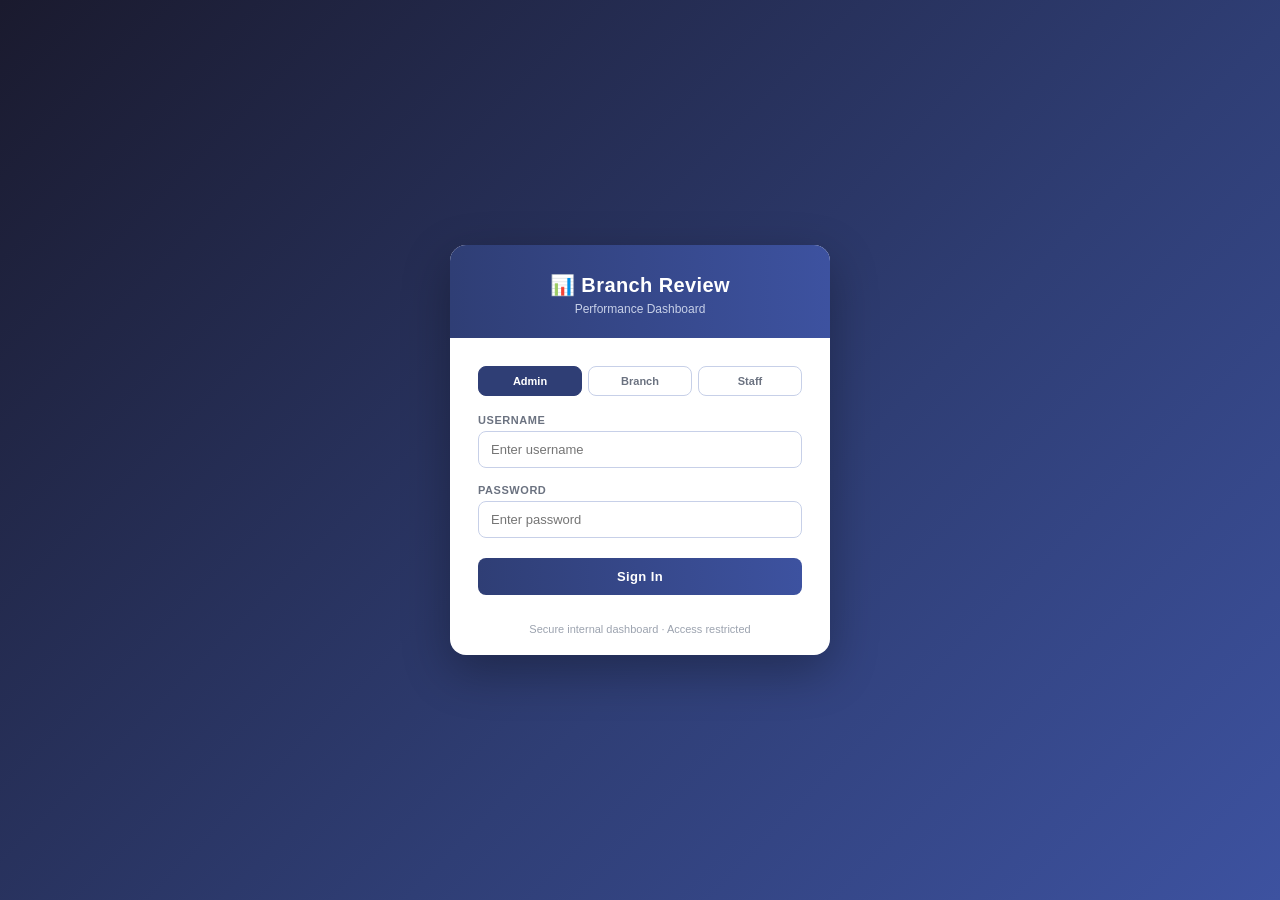
<file: index.html>
<!DOCTYPE html>
<html lang="en">
<head>
  <title>Branch Review Dashboard</title>
  <meta name="viewport" content="width=device-width, initial-scale=1">
  <link href="https://fonts.googleapis.com/css2?family=Inter:ital,opsz,wght@0,14..32,300;0,14..32,400;0,14..32,500;0,14..32,600;0,14..32,700;1,14..32,400&display=swap" rel="stylesheet">
  <link rel="stylesheet" href="style.css">
</head>
<body>

<!-- ━━━ TOPBAR ━━━ -->
<div class="topbar">
  <h1>Branch Review Dashboard</h1>
  <button class="tb-hamburger" id="tbHamburger" onclick="toggleTopbarMenu()" aria-label="Menu">☰</button>
  <div class="topbar-controls" id="topbarControls">
    <a class='nav-link' href='/staff_dashboard'>Staff Productivity</a>
    <span id="adminReportLink" style="display:none">
      <a class='nav-link admin-link' href='/admin_report'>📋 Admin Report</a>
      <a href="#" onclick="openSNLReview();return false;" class="nav-link admin-link">🏢 SNL Review</a>
    </span>
    <select id="branchSel" onchange="onBranch();closeTopbarMenu()" style="display:none"></select>
    <select id="modeSel" onchange="onMode();closeTopbarMenu()">
      <option value="all">All staff</option>
      <option value="single">Individual</option>
    </select>
    <select id="staffSel" style="display:none" onchange="render();closeTopbarMenu()"></select>
    <span id="userInfo"></span>
    <button class="tb-btn" onclick="openProfilePicker();closeTopbarMenu()">👤 Employee Profile</button>
    <button class="tb-btn" id="reviewChecklistBtn" style="display:none" onclick="openReviewChecklist();closeTopbarMenu()">📝 Review Checklist</button>
    <button class="tb-btn" onclick="doExport();closeTopbarMenu()">↓ Export</button>
    <a class="tb-btn" href="presentation.html" target="_blank" rel="noopener" style="text-decoration:none;display:inline-block">🖥️ Presentation Mode</a>
    <button class="tb-btn danger" onclick="doLogout()">Logout</button>
  </div>
</div>

<div class="main" id="mainArea">
  <div class="spinner" id="loader">⏳ Connecting to Google Sheets…</div>
</div>

<div class="overlay" id="overlay" onclick="maybeClose(event)">
  <div class="modal" id="modal">
    <div class="modal-head">
      <h3 id="modalTitle">Details</h3>
      <button class="mclose" onclick="closeModal()">×</button>
    </div>
    <div class="modal-body" id="modalBody"></div>
  </div>
</div>

<!-- ━━━ EMPLOYEE PROFILE — dedicated overlay, independent of the modal above ━━━ -->
<div class="overlay" id="profOverlay" onclick="maybeCloseProfile(event)">
  <div class="modal modal-full" id="profModal">
    <div class="modal-head">
      <h3 id="profModalTitle">Employee Profile</h3>
      <button class="mclose" onclick="closeProfileModal()">×</button>
    </div>
    <div class="modal-body" id="profModalBody"></div>
  </div>
</div>

<!-- ━━━ REVIEW CHECKLIST — dedicated overlay for the 21 tagged reviewers only.
     Replaces the old fixed-bottom banner (was blocking content on mobile). ━━━ -->
<div class="overlay" id="checklistOverlay" onclick="maybeCloseChecklist(event)">
  <div class="modal" id="checklistModal">
    <div class="modal-head">
      <h3 id="checklistModalTitle">📝 Review Checklist</h3>
      <button class="mclose" onclick="closeReviewChecklist()">×</button>
    </div>
    <div class="modal-body" id="checklistModalBody"></div>
  </div>
</div>


<script src="script.js"></script>

</body>
</html>
</file>
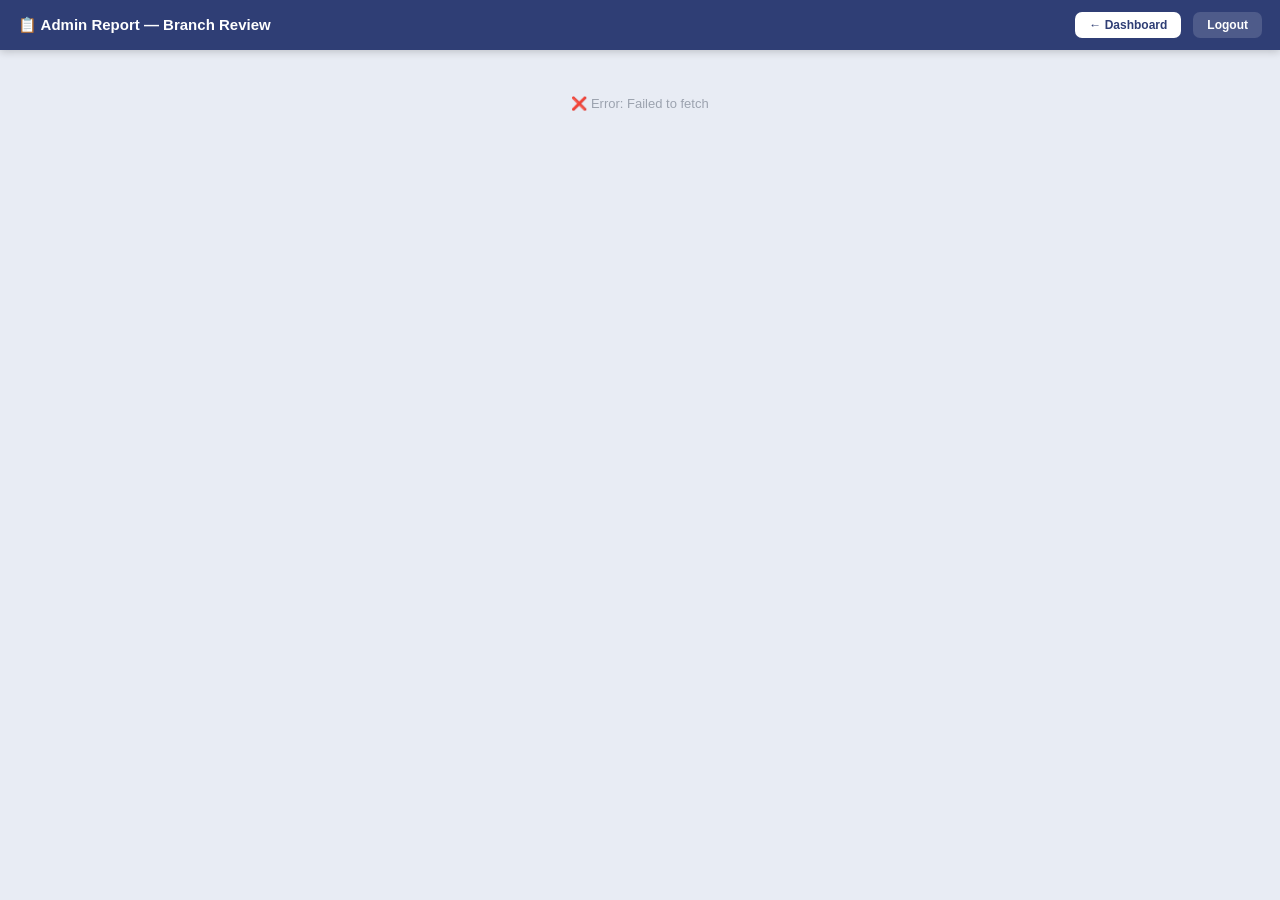
<file: admin_report.html>
<!DOCTYPE html>
<html>
<head>
  <title>Admin Report — Branch Review</title>
  <meta name="viewport" content="width=device-width, initial-scale=1">
  <style>
    *{box-sizing:border-box;margin:0;padding:0}
    body{font-family:Arial,sans-serif;background:#e8ecf4;color:#1a1a2e;min-height:100vh}

    .topbar{background:#2f3e75;padding:12px 18px;display:flex;align-items:center;gap:12px;flex-wrap:wrap;box-shadow:0 2px 8px rgba(0,0,0,0.18)}
    .topbar h1{font-size:15px;font-weight:700;color:#fff;flex:1}
    .nav-link{font-size:12px;text-decoration:none;padding:6px 14px;border-radius:7px;background:#fff;color:#2f3e75;font-weight:700}
    .nav-link:hover{background:#dbeafe}
    .logout{font-size:12px;padding:6px 14px;border-radius:7px;background:rgba(255,255,255,0.15);color:#fff;border:none;cursor:pointer;font-weight:600}
    .logout:hover{background:rgba(255,255,255,0.25)}

    .main{padding:16px 18px;display:flex;flex-direction:column;gap:14px}

    .date-bar{
      background:linear-gradient(90deg,#2f3e75,#3d52a0);
      border-radius:12px;padding:14px 18px;
      display:flex;align-items:center;justify-content:space-between;flex-wrap:wrap;gap:8px;
      color:#fff;
    }
    .date-bar h2{font-size:14px;font-weight:700}
    .date-bar span{font-size:12px;color:#c7d0e8}
    .refresh-btn{font-size:11px;padding:5px 12px;border-radius:6px;background:rgba(255,255,255,0.2);color:#fff;border:none;cursor:pointer;font-weight:600}
    .refresh-btn:hover{background:rgba(255,255,255,0.3)}

    /* Tab bar */
    .tab-bar{display:flex;gap:8px;flex-wrap:wrap}
    .tab-btn{
      font-size:12px;padding:8px 18px;border-radius:8px;border:2px solid #c7d0e8;
      background:#fff;color:#2f3e75;font-weight:700;cursor:pointer;transition:all .15s
    }
    .tab-btn.active{background:#2f3e75;color:#fff;border-color:#2f3e75}
    .tab-btn:hover:not(.active){background:#eef2ff;border-color:#2f3e75}

    .summary-row{display:grid;grid-template-columns:repeat(auto-fit,minmax(130px,1fr));gap:10px}
    .sc{background:#fff;border:2px solid #c7d0e8;border-radius:12px;padding:14px;box-shadow:0 2px 8px rgba(47,62,117,0.07)}
    .sc .sl{font-size:10px;font-weight:700;color:#6b7280;text-transform:uppercase;letter-spacing:.05em;margin-bottom:4px}
    .sc .sv{font-size:24px;font-weight:700}
    .sc .ss{font-size:11px;color:#9ca3af;margin-top:2px}

    .branch-card{background:#fff;border:2px solid #c7d0e8;border-radius:14px;overflow:hidden;box-shadow:0 2px 8px rgba(47,62,117,0.07)}
    .bc-head{
      padding:11px 16px;
      background:linear-gradient(90deg,#2f3e75,#3d52a0);
      display:flex;align-items:center;justify-content:space-between;flex-wrap:wrap;gap:6px;
    }
    .bc-head h3{font-size:13px;font-weight:700;color:#fff}
    .bc-head .meta{font-size:11px;color:#c7d0e8}

    .bc-stats{display:flex;gap:0;border-bottom:2px solid #e2e8f4;background:#f4f6fc}
    .bc-stat{flex:1;padding:10px 14px;border-right:1.5px solid #e2e8f4;text-align:center}
    .bc-stat:last-child{border-right:none}
    .bc-stat .bsl{font-size:10px;color:#6b7280;text-transform:uppercase;font-weight:600;letter-spacing:.04em}
    .bc-stat .bsv{font-size:18px;font-weight:700;margin-top:2px}

    table{width:100%;border-collapse:collapse;font-size:12px}
    thead{background:#2f3e75}
    th{background:#2f3e75;color:#fff;padding:8px 12px;text-align:left;font-weight:700;font-size:11px;border-right:1px solid rgba(255,255,255,0.15);letter-spacing:.03em}
    th:last-child{border-right:none}
    td{padding:8px 12px;border-bottom:1.5px solid #e2e8f4;border-right:1px solid #edf0f7;vertical-align:middle;background:#fff}
    td:last-child{border-right:none}
    tr:last-child td{border-bottom:none}
    tr:nth-child(even) td{background:#f8faff}
    tr:hover td{background:#eef2ff!important}

    .badge{font-size:10px;padding:3px 8px;border-radius:6px;font-weight:700;white-space:nowrap}
    .bg{background:#fee2e2;color:#991b1b;border:1px solid #fca5a5}
    .bn{background:#dcfce7;color:#166534;border:1px solid #86efac}
    .ba{background:#fef3c7;color:#92400e;border:1px solid #fcd34d}
    .bb{background:#dbeafe;color:#1e40af;border:1px solid #93c5fd}

    .progress-bar-wrap{background:#e2e8f4;border-radius:99px;height:7px;margin-top:4px;overflow:hidden}
    .progress-bar-fill{height:100%;border-radius:99px;transition:width .4s}

    .spinner{padding:60px;text-align:center;color:#6b7280;font-size:14px}
    .empty{padding:30px;text-align:center;color:#9ca3af;font-size:13px}

    /* Range info pill */
    .range-pill{
      display:inline-block;font-size:11px;padding:4px 12px;border-radius:20px;
      background:rgba(255,255,255,0.2);color:#fff;font-weight:600;margin-top:4px
    }

    @media(max-width:600px){
      .main{padding:10px 12px}
      .summary-row{grid-template-columns:1fr 1fr}
      .bc-stats{flex-wrap:wrap}
    }
  </style>
</head>
<body>

<div class="topbar">
  <h1>📋 Admin Report — Branch Review</h1>
  <a href="index.html" class="nav-link">← Dashboard</a>
  <button class="logout" onclick="logout()">Logout</button>
</div>

<div class="main" id="mainArea">
  <div class="spinner">⏳ Loading report...</div>
</div>

<script>
const LOGIN_CSV = "https://docs.google.com/spreadsheets/d/e/2PACX-1vSPuLZy5EEg4acZqfVl5varn3gm9BsX72-PcQiLOkecuIF03o6etD3UKknOLCYdocV72iyxWX6B2Srm/pub?gid=61545749&single=true&output=csv";
const LOG_CSV   = "https://docs.google.com/spreadsheets/d/e/2PACX-1vSPuLZy5EEg4acZqfVl5varn3gm9BsX72-PcQiLOkecuIF03o6etD3UKknOLCYdocV72iyxWX6B2Srm/pub?gid=325077854&single=true&output=csv";

// ── DATE HELPERS ──────────────────────────────────────────────────────────────

function toYMD(d) {
  return d.getFullYear() + "-" + String(d.getMonth()+1).padStart(2,"0") + "-" + String(d.getDate()).padStart(2,"0");
}

function todayStr()    { return toYMD(new Date()); }
function yesterdayStr(){ const d=new Date(); d.setDate(d.getDate()-1); return toYMD(d); }

function todayDisplay() {
  return new Date().toLocaleDateString("en-IN",{weekday:"long",year:"numeric",month:"long",day:"numeric"});
}

/*
  Monthly range logic:
  - This month (May 2026): start = 2026-05-11
  - All future months    : start = 1st of that month
  End = yesterday (we track up to yesterday so the day is "complete")
  Sundays are excluded from the working day count.
*/
function getMonthRange() {
  const today = new Date();
  const yr  = today.getFullYear();
  const mon = today.getMonth(); // 0-indexed

  // May 2026 is month index 4, year 2026
  const isMay2026 = (yr === 2026 && mon === 4);
  const startDay  = isMay2026 ? 11 : 1;
  const startDate = new Date(yr, mon, startDay);

  // End = yesterday
  const endDate = new Date(today);
  endDate.setDate(today.getDate() - 1);

  // If yesterday is before startDate (e.g. viewing on the very start day),
  // use today as the end so at least today's data shows.
  if (endDate < startDate) {
    endDate.setTime(today.getTime());
  }

  return { startDate, endDate };
}

/* Count working days (Mon–Sat) between two Date objects, inclusive */
function countWorkingDays(startDate, endDate) {
  let count = 0;
  const cur = new Date(startDate);
  while (cur <= endDate) {
    if (cur.getDay() !== 0) count++; // 0 = Sunday
    cur.setDate(cur.getDate() + 1);
  }
  return count;
}

/* Build a Set of all YYYY-MM-DD working day strings in the range */
function buildWorkingDaySet(startDate, endDate) {
  const set = new Set();
  const cur = new Date(startDate);
  while (cur <= endDate) {
    if (cur.getDay() !== 0) set.add(toYMD(cur));
    cur.setDate(cur.getDate() + 1);
  }
  return set;
}

function formatDate(d) {
  return d.toLocaleDateString("en-IN",{day:"2-digit",month:"short",year:"numeric"});
}

function parseCSV(text) {
  return text.split("\n").map(row => row.split(",").map(cell => cell.replace(/"/g,"").trim()));
}

// ── GLOBALS ───────────────────────────────────────────────────────────────────
let currentView = "today";   // "today" | "monthly"
let cachedLoginRows = null;
let cachedLogRows   = null;
let currentMissingStaff = [];

// ── FETCH (once, cache) ────────────────────────────────────────────────────────
async function fetchSheets() {
  if (cachedLoginRows && cachedLogRows) return;
  const [loginRes, logRes] = await Promise.all([fetch(LOGIN_CSV), fetch(LOG_CSV)]);
  cachedLoginRows = parseCSV(await loginRes.text());
  cachedLogRows   = parseCSV(await logRes.text());
}

// ── MAIN LOAD ─────────────────────────────────────────────────────────────────
async function loadReport(view) {
  currentView = view || currentView;
  const main = document.getElementById("mainArea");
  main.innerHTML = `<div class="spinner">⏳ Fetching data...</div>`;

  try {
    await fetchSheets();

    if (currentView === "today") {
      buildTodayReport();
    } else {
      buildMonthlyReport();
    }
  } catch(e) {
    main.innerHTML = `<div class="empty">❌ Error: ${e.message}</div>`;
  }
}

// ── TODAY REPORT ──────────────────────────────────────────────────────────────
function buildTodayReport() {
  const todayDate = todayStr();
  const viewedIds   = new Set();
  const reviewedIds = new Set();

  cachedLogRows.forEach((row, i) => {
    if (i === 0 || !row[0]) return;
    const rowDate = row[0].substring(0,10);
    if (rowDate === todayDate) {
      const empId = row[5], type = row[4];
      if (empId) {
        viewedIds.add(empId);
        if (type === "reviewed") reviewedIds.add(empId);
      }
    }
  });

  const branchMap = buildBranchMap((empId) => ({
    loggedIn: viewedIds.has(empId),
    reviewed: reviewedIds.has(empId)
  }));

  renderTodayReport(branchMap);
}

// ── MONTHLY REPORT ────────────────────────────────────────────────────────────
function buildMonthlyReport() {
  const { startDate, endDate } = getMonthRange();
  const workingDaySet   = buildWorkingDaySet(startDate, endDate);
  const totalWorkingDays = workingDaySet.size;

  // empId → Set of dates viewed
  const empDateMap = {};

  cachedLogRows.forEach((row, i) => {
    if (i === 0 || !row[0]) return;
    const rowDate = row[0].substring(0,10);
    if (!workingDaySet.has(rowDate)) return;
    const empId = row[5];
    if (!empId) return;
    if (!empDateMap[empId]) empDateMap[empId] = new Set();
    empDateMap[empId].add(rowDate);
  });

  const branchMap = buildBranchMap((empId) => {
    const daysViewed = empDateMap[empId] ? empDateMap[empId].size : 0;
    return {
      daysViewed,
      totalWorkingDays,
      daysMissed: totalWorkingDays - daysViewed,
      pct: totalWorkingDays > 0 ? Math.round((daysViewed / totalWorkingDays) * 100) : 0
    };
  });

  renderMonthlyReport(branchMap, { startDate, endDate, totalWorkingDays });
}

// ── SHARED: BUILD BRANCH MAP ──────────────────────────────────────────────────
function buildBranchMap(staffDataFn) {
  const branchMap = {};
  cachedLoginRows.forEach((row, i) => {
    if (i === 0 || !row[0]) return;
    const empId = row[0], name = row[1], branch = row[2];
    if (!branch) return;
    const staffData = staffDataFn(empId);
    const staffObj  = { empId, fullName: name, ...staffData };

    if (!branchMap[branch]) branchMap[branch] = { branch, staff: [] };
    branchMap[branch].staff.push(staffObj);
  });
  return branchMap;
}

// ── RENDER: TODAY ─────────────────────────────────────────────────────────────
function renderTodayReport(branchMap) {
  const report      = Object.values(branchMap);
  const totalStaff  = report.reduce((s,b) => s + b.staff.length, 0);
  const totalViewed = report.reduce((s,b) => s + b.staff.filter(x=>x.loggedIn).length, 0);
  const totalReview = report.reduce((s,b) => s + b.staff.filter(x=>x.reviewed).length, 0);
  const totalMiss   = totalStaff - totalViewed;

  currentMissingStaff = [];
  report.forEach(b => b.staff.forEach(s => {
    if (!s.loggedIn) currentMissingStaff.push({Branch:b.branch, Name:s.fullName, EmpID:s.empId});
  }));

  let html = buildTabBar("today") + `
    <div class="date-bar">
      <div>
        <h2>📅 Today — ${todayDisplay()}</h2>
        <span>Live snapshot — data up to now</span>
      </div>
      <button class="refresh-btn" onclick="cachedLoginRows=null;cachedLogRows=null;loadReport('today')">↻ Sync</button>
    </div>
    <div class="summary-row">
      <div class="sc"><div class="sl">Total Staff</div><div class="sv">${totalStaff}</div></div>
      <div class="sc"><div class="sl">Viewed Today</div><div class="sv" style="color:#166534">${totalViewed}</div></div>
      <div class="sc" onclick="showMissingDrillDown()" style="cursor:pointer;border-color:#991b1b;background:#fff5f5">
        <div class="sl" style="color:#991b1b">Missing (Tap)</div>
        <div class="sv" style="color:#991b1b">${totalMiss}</div>
        <div class="ss">Click to expand & download</div>
      </div>
      <div class="sc"><div class="sl">Reviewed</div><div class="sv" style="color:#2f3e75">${totalReview}</div></div>
    </div>
    <div id="drillDownArea"></div>`;

  report.forEach(b => {
    const viewed = b.staff.filter(x=>x.loggedIn).length;
    let rows = "";
    b.staff.forEach((s,i) => {
      const lb = s.loggedIn ? `<span class="badge bn">Viewed</span>` : `<span class="badge bg">MISSING</span>`;
      const rb = s.reviewed ? `<span class="badge bn">✓ Done</span>` : `<span class="badge ba">Pending</span>`;
      rows += `<tr><td>${i+1}</td><td>${s.fullName}</td><td>${s.empId}</td><td>${lb}</td><td>${rb}</td></tr>`;
    });
    html += `
      <div class="branch-card">
        <div class="bc-head">
          <h3>🏢 ${b.branch}</h3>
          <span class="meta">${viewed}/${b.staff.length} viewed</span>
        </div>
        <table>
          <thead><tr><th>#</th><th>Name</th><th>ID</th><th>Status</th><th>Review</th></tr></thead>
          <tbody>${rows}</tbody>
        </table>
      </div>`;
  });

  document.getElementById("mainArea").innerHTML = html;
}

// ── RENDER: MONTHLY ───────────────────────────────────────────────────────────
function renderMonthlyReport(branchMap, { startDate, endDate, totalWorkingDays }) {
  const report = Object.values(branchMap);

  // Staff with 0 days viewed across full month
  currentMissingStaff = [];
  report.forEach(b => b.staff.forEach(s => {
    if (s.daysViewed === 0) currentMissingStaff.push({Branch:b.branch, Name:s.fullName, EmpID:s.empId, DaysViewed:0, DaysMissed:s.totalWorkingDays});
  }));

  const totalStaff     = report.reduce((s,b) => s + b.staff.length, 0);
  const totalDaysViewed= report.reduce((s,b) => s + b.staff.reduce((x,st) => x + st.daysViewed, 0), 0);
  const perfectStaff   = report.reduce((s,b) => s + b.staff.filter(x=>x.pct===100).length, 0);
  const zeroStaff      = currentMissingStaff.length;

  let html = buildTabBar("monthly") + `
    <div class="date-bar">
      <div>
        <h2>📆 Monthly Range — View Tracker</h2>
        <span class="range-pill">📅 ${formatDate(startDate)} → ${formatDate(endDate)} &nbsp;|&nbsp; ${totalWorkingDays} Working Days (excl. Sundays)</span>
      </div>
      <button class="refresh-btn" onclick="cachedLoginRows=null;cachedLogRows=null;loadReport('monthly')">↻ Sync</button>
    </div>
    <div class="summary-row">
      <div class="sc"><div class="sl">Total Staff</div><div class="sv">${totalStaff}</div></div>
      <div class="sc"><div class="sl">Working Days</div><div class="sv" style="color:#2f3e75">${totalWorkingDays}</div></div>
      <div class="sc"><div class="sl">100% Viewed</div><div class="sv" style="color:#166534">${perfectStaff}</div></div>
      <div class="sc" onclick="showMissingDrillDown()" style="cursor:pointer;border-color:#991b1b;background:#fff5f5">
        <div class="sl" style="color:#991b1b">Zero Views (Tap)</div>
        <div class="sv" style="color:#991b1b">${zeroStaff}</div>
        <div class="ss">Never viewed this month</div>
      </div>
    </div>
    <div id="drillDownArea"></div>`;

  report.forEach(b => {
    const avgPct = b.staff.length ? Math.round(b.staff.reduce((s,x)=>s+x.pct,0)/b.staff.length) : 0;
    let rows = "";
    b.staff.forEach((s,i) => {
      const pctColor = s.pct >= 80 ? "#166534" : s.pct >= 50 ? "#92400e" : "#991b1b";
      const barColor = s.pct >= 80 ? "#22c55e" : s.pct >= 50 ? "#f59e0b" : "#ef4444";
      const missedBadge = s.daysMissed === 0
        ? `<span class="badge bn">✓ Perfect</span>`
        : `<span class="badge bg">${s.daysMissed} day${s.daysMissed>1?"s":""} missed</span>`;
      rows += `
        <tr>
          <td>${i+1}</td>
          <td>${s.fullName}</td>
          <td>${s.empId}</td>
          <td style="font-weight:700;color:${pctColor}">
            ${s.daysViewed}/${s.totalWorkingDays}
            <div class="progress-bar-wrap"><div class="progress-bar-fill" style="width:${s.pct}%;background:${barColor}"></div></div>
          </td>
          <td style="font-weight:700;color:${pctColor}">${s.pct}%</td>
          <td>${missedBadge}</td>
        </tr>`;
    });

    html += `
      <div class="branch-card">
        <div class="bc-head">
          <h3>🏢 ${b.branch}</h3>
          <span class="meta">Branch avg: ${avgPct}% viewed</span>
        </div>
        <table>
          <thead><tr><th>#</th><th>Name</th><th>ID</th><th>Days Viewed / Working</th><th>%</th><th>Status</th></tr></thead>
          <tbody>${rows}</tbody>
        </table>
      </div>`;
  });

  document.getElementById("mainArea").innerHTML = html;
}

// ── TAB BAR ───────────────────────────────────────────────────────────────────
function buildTabBar(active) {
  return `
    <div class="tab-bar">
      <button class="tab-btn ${active==='today'?'active':''}" onclick="loadReport('today')">📋 Today's View</button>
      <button class="tab-btn ${active==='monthly'?'active':''}" onclick="loadReport('monthly')">📆 Monthly Range</button>
    </div>`;
}

// ── DRILL DOWN & DOWNLOAD ─────────────────────────────────────────────────────
function showMissingDrillDown() {
  if (currentMissingStaff.length === 0) { alert("No missing staff!"); return; }

  const isMonthly = currentView === "monthly";
  const cols = isMonthly
    ? `<tr><th>Branch</th><th>Name</th><th>Employee ID</th><th>Days Viewed</th><th>Days Missed</th></tr>`
    : `<tr><th>Branch</th><th>Name</th><th>Employee ID</th></tr>`;

  const rowsHtml = currentMissingStaff.map(s => isMonthly
    ? `<tr><td>${s.Branch}</td><td>${s.Name}</td><td>${s.EmpID}</td><td>${s.DaysViewed}</td><td>${s.DaysMissed}</td></tr>`
    : `<tr><td>${s.Branch}</td><td>${s.Name}</td><td>${s.EmpID}</td></tr>`
  ).join('');

  const title = isMonthly ? "🚨 Staff With Zero Views This Month" : "🚨 Missing Staff — Today";

  document.getElementById("drillDownArea").innerHTML = `
    <div class="branch-card" style="border:2px solid #991b1b">
      <div class="bc-head" style="background:#991b1b">
        <h3>${title}</h3>
        <button class="refresh-btn" onclick="downloadMissingCSV()">📥 Download CSV</button>
      </div>
      <table><thead>${cols}</thead><tbody>${rowsHtml}</tbody></table>
    </div>`;

  window.scrollTo({ top: 0, behavior:'smooth' });
}

function downloadMissingCSV() {
  const isMonthly = currentView === "monthly";
  let csv = isMonthly ? "Branch,Name,EmpID,DaysViewed,DaysMissed\n" : "Branch,Name,EmpID\n";
  currentMissingStaff.forEach(s => {
    csv += isMonthly
      ? `"${s.Branch}","${s.Name}","${s.EmpID}",${s.DaysViewed},${s.DaysMissed}\n`
      : `"${s.Branch}","${s.Name}","${s.EmpID}"\n`;
  });
  const link = document.createElement("a");
  link.href = encodeURI("data:text/csv;charset=utf-8," + csv);
  link.download = `Missing_Staff_${currentView}_${todayStr()}.csv`;
  document.body.appendChild(link); link.click(); document.body.removeChild(link);
}

function logout() { localStorage.clear(); window.location.href = "login.html"; }

loadReport("today");
</script>
</body>
</html>
</file>
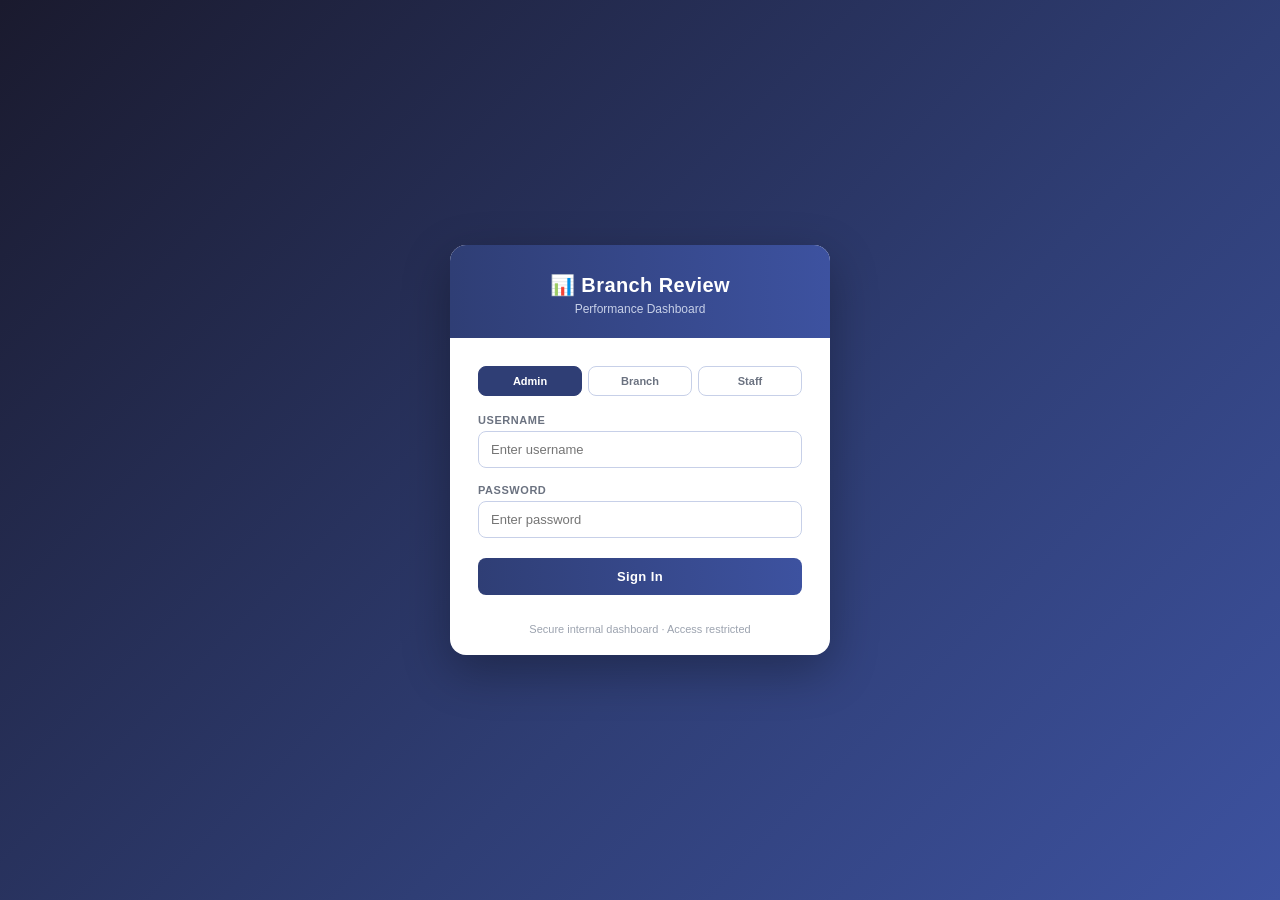
<file: login.html>
<!DOCTYPE html>
<html>
<head>
  <title>Branch Review — Login</title>
  <meta name="viewport" content="width=device-width, initial-scale=1">
  <style>
    *{box-sizing:border-box;margin:0;padding:0}
    body{
      font-family:Arial,sans-serif;
      background:linear-gradient(135deg,#1a1a2e 0%,#2f3e75 60%,#3d52a0 100%);
      min-height:100vh;
      display:flex;align-items:center;justify-content:center;
      padding:20px;
    }
    .box{
      background:#fff;
      border-radius:16px;
      width:100%;max-width:380px;
      box-shadow:0 16px 48px rgba(0,0,0,0.3);
      overflow:hidden;
    }
    .box-head{
      background:linear-gradient(90deg,#2f3e75,#3d52a0);
      padding:28px 28px 22px;
      text-align:center;
    }
    .box-head h1{font-size:20px;color:#fff;font-weight:700;letter-spacing:.02em}
    .box-head p{font-size:12px;color:#c7d0e8;margin-top:5px}
    .box-body{padding:28px}

    .field{margin-bottom:16px}
    .field label{display:block;font-size:11px;font-weight:700;color:#6b7280;text-transform:uppercase;letter-spacing:.05em;margin-bottom:5px}
    .field input{
      width:100%;padding:10px 12px;
      border:1.5px solid #c7d0e8;border-radius:8px;
      font-size:13px;color:#1a1a2e;
      outline:none;transition:border-color .2s;
    }
    .field input:focus{border-color:#2f3e75}

    .hint{font-size:11px;color:#9ca3af;margin-top:4px}

    .btn{
      width:100%;padding:11px;
      background:linear-gradient(90deg,#2f3e75,#3d52a0);
      color:#fff;border:none;border-radius:8px;
      font-size:13px;font-weight:700;cursor:pointer;
      letter-spacing:.03em;margin-top:4px;
      transition:opacity .2s;
    }
    .btn:hover{opacity:.9}
    .btn:disabled{opacity:.5;cursor:not-allowed}

    .err{
      background:#fee2e2;border:1px solid #fca5a5;
      color:#991b1b;border-radius:8px;
      padding:9px 12px;font-size:12px;
      margin-bottom:14px;display:none;
    }
    .err.show{display:block}

    .footer{text-align:center;font-size:11px;color:#9ca3af;padding:0 28px 20px}
    .role-tabs{display:flex;gap:6px;margin-bottom:18px}
    .rtab{
      flex:1;padding:8px;text-align:center;
      border-radius:8px;border:1.5px solid #c7d0e8;
      font-size:11px;font-weight:700;cursor:pointer;color:#6b7280;
      transition:all .15s;
    }
    .rtab.on{background:#2f3e75;color:#fff;border-color:#2f3e75}
    .rtab:hover:not(.on){background:#eef2ff;border-color:#3d52a0}
  </style>
</head>
<body>

<div class="box">
  <div class="box-head">
    <h1>📊 Branch Review</h1>
    <p>Performance Dashboard</p>
  </div>
  <div class="box-body">

    <div class="role-tabs">
      <div class="rtab on"  onclick="setTab('admin',this)">Admin</div>
      <div class="rtab"     onclick="setTab('branch',this)">Branch</div>
      <div class="rtab"     onclick="setTab('staff',this)">Staff</div>
    </div>

    <div class="err" id="err"></div>

    <div class="field">
      <label id="userLabel">Username</label>
      <input type="text" id="username" placeholder="Enter username" autocomplete="off">
    </div>
    <div class="field">
      <label>Password</label>
      <input type="password" id="password" placeholder="Enter password">
      <div class="hint" id="hint"></div>
    </div>

    <button class="btn" id="loginBtn" onclick="doLogin()">Sign In</button>
  </div>
  <div class="footer">Secure internal dashboard · Access restricted</div>
</div>

<script>
const AUTH_URL = "https://script.google.com/macros/s/AKfycbwR1JK7ulPcDfQuRF5U9goL0DhtcktpMIc_H-SYBd0y9-q2qEJ2tOt2KzHRycMgplwX/exec";

let currentTab = "admin";

function setTab(tab, el) {
  currentTab = tab;
  document.querySelectorAll(".rtab").forEach(t => t.classList.remove("on"));
  el.classList.add("on");
  document.getElementById("err").classList.remove("show");

  const userLabel = document.getElementById("userLabel");
  const hint      = document.getElementById("hint");
  const userInput = document.getElementById("username");
  const passInput = document.getElementById("password");

  if (tab === "admin") {
    userLabel.textContent = "Username";
    hint.textContent = "";
    userInput.placeholder = "Admin username";
    passInput.placeholder = "Password";
  } else if (tab === "branch") {
    userLabel.textContent = "Branch Name";
    hint.textContent = "Enter your branch name exactly as registered";
    userInput.placeholder = "e.g. Kothamangalam";
    passInput.placeholder = "Branch password";
  } else {
    userLabel.textContent = "Employee ID";
    hint.textContent = "Your Employee ID is both your username and password";
    userInput.placeholder = "Enter Employee ID";
    passInput.placeholder = "Enter Employee ID again";
  }
}

async function doLogin() {
  const username = document.getElementById("username").value.trim();
  const password = document.getElementById("password").value.trim();
  const btn      = document.getElementById("loginBtn");
  const err      = document.getElementById("err");

  err.classList.remove("show");

  if (!username || !password) {
    showErr("Please enter both fields.");
    return;
  }

  btn.disabled = true;
  btn.textContent = "Signing in...";

  try {
    const url = AUTH_URL
      + "?action=login"
      + "&username=" + encodeURIComponent(username)
      + "&password=" + encodeURIComponent(password);

    const res  = await fetch(url);
    const data = await res.json();

    if (data.ok) {
      localStorage.setItem("brToken",     data.token);
      localStorage.setItem("brRole",      data.role);
      localStorage.setItem("brBranch",    data.branch);
      localStorage.setItem("brName",      data.name);
      localStorage.setItem("brEmpId",     data.empId || "");
      localStorage.setItem("brLoginDate", todayStr());
      window.location.href = "index.html";
    } else {
      showErr(data.error || "Login failed.");
    }
  } catch(e) {
    showErr("Network error. Please try again.");
  }

  btn.disabled = false;
  btn.textContent = "Sign In";
}

function showErr(msg) {
  const err = document.getElementById("err");
  err.textContent = msg;
  err.classList.add("show");
}

function todayStr() {
  const d = new Date();
  return d.getFullYear() + "-" +
    String(d.getMonth()+1).padStart(2,"0") + "-" +
    String(d.getDate()).padStart(2,"0");
}

// If already logged in today, redirect immediately
(function checkSession() {
  const token     = localStorage.getItem("brToken");
  const loginDate = localStorage.getItem("brLoginDate");
  if (token && loginDate === todayStr()) {
    window.location.href = "index.html";
  }
})();

// Allow Enter key to submit
document.addEventListener("keydown", e => {
  if (e.key === "Enter") doLogin();
});
</script>
</body>
</html>
</file>
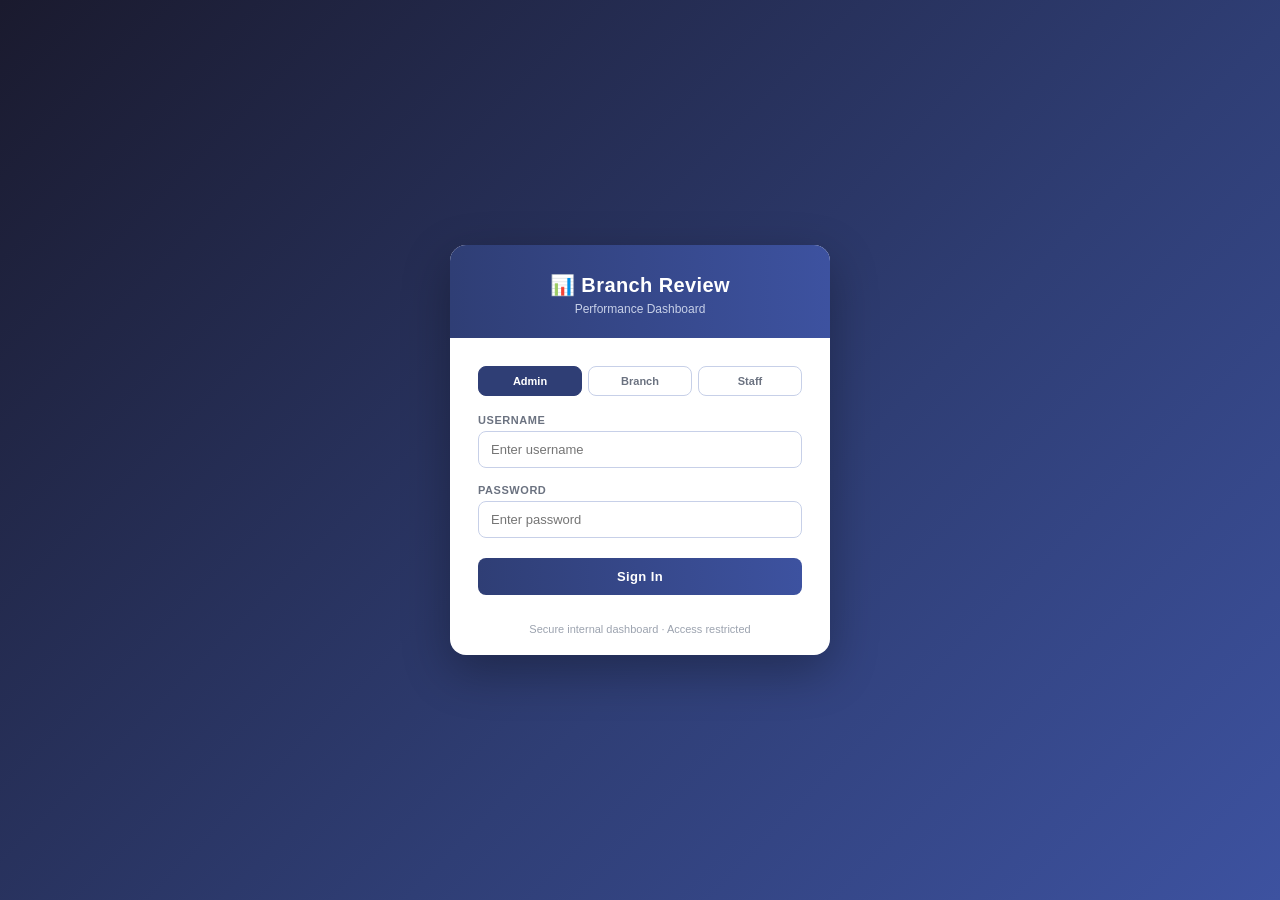
<file: presentation.html>
<!DOCTYPE html>
<html lang="en">
<head>
  <title>Branch Review — Presentation</title>
  <meta name="viewport" content="width=device-width, initial-scale=1">
  <link href="https://fonts.googleapis.com/css2?family=Inter:ital,opsz,wght@0,14..32,300;0,14..32,400;0,14..32,500;0,14..32,600;0,14..32,700;0,14..32,800;1,14..32,400&display=swap" rel="stylesheet">
  <link rel="stylesheet" href="style.css">
  <style>
    /* ══════════════════════════════════════════════════════════
       PRESENTATION MODE — Light theme, projector-optimised
       Monthly + YTD side-by-side · No toggle needed
       Staff + legend at TOP · Figures never truncated
       ══════════════════════════════════════════════════════════ */

    *, *::before, *::after { box-sizing: border-box; }
    html, body { height: 100%; overflow: hidden; background: #f0f4f8; margin: 0; padding: 0; }

    #presWrap {
      position: fixed; inset: 0;
      display: flex; flex-direction: column;
      font-family: 'Inter', system-ui, sans-serif;
      background: #f0f4f8;
      color: #0f172a;
    }

    /* ── Top bar ── */
    .pres-topbar {
      flex: 0 0 auto;
      display: flex; align-items: center; gap: 14px;
      padding: clamp(10px,1.5vh,18px) clamp(16px,2.4vw,36px);
      background: #ffffff;
      border-bottom: 3px solid #1e3a8a;
      box-shadow: 0 2px 8px rgba(0,0,0,.10);
    }
    .pres-brand { font-weight: 800; font-size: clamp(15px,1.8vw,24px); letter-spacing: .01em; color: #1e3a8a; }
    .pres-crumb { font-size: clamp(12px,1.15vw,16px); color: #475569; font-weight: 700; flex: 1; overflow: hidden; text-overflow: ellipsis; white-space: nowrap; }
    .pres-btn {
      border: 2px solid #1e3a8a; background: #ffffff; color: #1e3a8a;
      padding: clamp(6px,.9vh,10px) clamp(12px,1.4vw,20px);
      border-radius: 999px; font-size: clamp(12px,1.1vw,15px); font-weight: 800;
      cursor: pointer; white-space: nowrap; text-decoration: none; display: inline-block;
      transition: background .12s, color .12s;
    }
    .pres-btn:hover { background: #1e3a8a; color: #ffffff; }
    .pres-btn.accent { background: #1e3a8a; color: #ffffff; border-color: #1e3a8a; }
    .pres-btn.accent:hover { background: #1e40af; border-color: #1e40af; }

    /* ── Body & screens ── */
    .pres-body {
      flex: 1 1 auto; min-height: 0; overflow-y: auto;
      padding: clamp(16px,2.4vh,36px) clamp(18px,3vw,52px);
      display: flex; flex-direction: column;
    }
    .pres-screen { flex: 1 1 auto; min-height: 0; display: none; flex-direction: column; }
    .pres-screen.on { display: flex; }

    .pres-h1 { font-size: clamp(24px,3.4vw,48px); font-weight: 800; color: #0f172a; margin-bottom: clamp(4px,1vh,10px); letter-spacing: -.01em; }
    .pres-sub { font-size: clamp(13px,1.3vw,18px); color: #334155; font-weight: 700; margin-bottom: clamp(14px,2.6vh,32px); }

    /* ── Screen 1 — Branch tiles ── */
    .pres-grid {
      flex: 1 1 auto; min-height: 0;
      display: grid;
      grid-template-columns: repeat(auto-fit, minmax(clamp(130px,16vw,230px), 1fr));
      grid-auto-rows: min-content; align-content: start;
      gap: clamp(10px,1.6vw,22px); overflow-y: auto;
    }
    .pres-tile {
      background: #ffffff; border: 2px solid #cbd5e1; border-radius: 16px;
      display: flex; flex-direction: column; align-items: center; justify-content: center;
      gap: clamp(6px,1vh,12px); cursor: pointer;
      transition: transform .12s, border-color .12s, box-shadow .12s;
      text-align: center; padding: 12px 8px;
      box-shadow: 0 1px 4px rgba(0,0,0,.07);
    }
    .pres-tile:hover { border-color: #1e3a8a; box-shadow: 0 4px 16px rgba(30,58,138,.18); transform: translateY(-3px); }
    .pres-tile .t-name { font-size: clamp(13px,1.3vw,18px); font-weight: 800; color: #0f172a; line-height: 1.2; }
    .pres-tile .t-sub  { font-size: clamp(10px,1vw,14px); color: #475569; font-weight: 700; }
    .pres-tile .t-ring {
      width: clamp(42px,5vw,66px); height: clamp(42px,5vw,66px); border-radius: 50%;
      display: flex; align-items: center; justify-content: center;
      font-weight: 800; font-size: clamp(11px,1.2vw,16px); color: #fff;
    }

    /* ── Screen 2 — Month chips ── */
    .pres-chiprow { display: flex; flex-wrap: wrap; gap: clamp(8px,1vw,14px); margin-bottom: clamp(14px,2.4vh,28px); }
    .pres-chip {
      padding: clamp(9px,1.3vh,16px) clamp(16px,2vw,26px); border-radius: 999px;
      background: #ffffff; border: 2px solid #94a3b8;
      font-weight: 800; font-size: clamp(13px,1.3vw,18px); color: #1e293b;
      cursor: pointer; transition: background .1s, border-color .1s, color .1s;
    }
    .pres-chip:hover  { border-color: #1e3a8a; color: #1e3a8a; }
    .pres-chip.on     { background: #1e3a8a; border-color: #1e3a8a; color: #ffffff; }
    .pres-chip.quick  { background: #f0fdf4; border-color: #16a34a; color: #14532d; }
    .pres-chip.quick:hover { background: #16a34a; color: #fff; }

    /* ── Legend pills (shown in top strips) ── */
    .dual-legend-pill {
      padding: 5px 18px; border-radius: 999px;
      font-size: clamp(12px,1.15vw,16px); font-weight: 800; border: 2px solid;
    }
    .dual-legend-pill.period-pill { background: #dbeafe; border-color: #1d4ed8; color: #1e3a8a; }
    .dual-legend-pill.ytd-pill    { background: #ede9fe; border-color: #7c3aed; color: #4c1d95; }

    /* ══════════════════════════════════════════════════════════
       DASHBOARD TOP STRIP — staff chips LEFT, legend pills RIGHT
       ══════════════════════════════════════════════════════════ */
    .dash-top-strip {
      display: flex; gap: clamp(12px,1.8vw,24px); align-items: flex-start;
      flex: 0 0 auto; margin-bottom: clamp(8px,1.2vh,16px);
      padding: clamp(10px,1.4vh,16px) clamp(12px,1.5vw,20px);
      background: #ffffff; border: 2px solid #e2e8f0; border-radius: 14px;
      box-shadow: 0 1px 4px rgba(0,0,0,.06);
    }
    .dash-top-left  { flex: 1 1 auto; min-width: 0; display: flex; flex-direction: column; gap: 6px; }
    .dash-top-right { flex: 0 0 auto; display: flex; flex-direction: column; gap: 6px; align-items: flex-end; }
    .dash-staff-label, .dash-legend-label {
      font-size: clamp(11px,1.05vw,14px); font-weight: 800;
      color: #475569; text-transform: uppercase; letter-spacing: .04em;
    }
    .dash-legend-label { text-align: right; }
    #dashLegendPills { display: flex; gap: 8px; flex-wrap: wrap; justify-content: flex-end; }

    /* ── Staff strip ── */
    .pres-staffstrip {
      flex: 0 0 auto; display: flex; flex-wrap: wrap;
      gap: clamp(6px,.8vw,10px); align-content: flex-start;
      max-height: clamp(80px,13vh,120px); overflow-y: auto;
    }
    .pres-staff-chip {
      display: flex; align-items: center; gap: 7px;
      background: #ffffff; border: 2px solid #cbd5e1; border-radius: 999px;
      padding: 4px 14px 4px 4px; cursor: pointer;
      transition: border-color .1s, box-shadow .1s;
      box-shadow: 0 1px 3px rgba(0,0,0,.06);
    }
    .pres-staff-chip:hover { border-color: #1e3a8a; box-shadow: 0 2px 8px rgba(30,58,138,.15); }
    .pres-staff-chip .c-ring {
      width: clamp(24px,2.2vw,32px); height: clamp(24px,2.2vw,32px); border-radius: 50%;
      display: flex; align-items: center; justify-content: center;
      font-size: clamp(9px,.9vw,12px); font-weight: 800; color: #fff; flex: 0 0 auto;
    }
    .pres-staff-chip .c-name { font-size: clamp(12px,1.1vw,16px); font-weight: 800; white-space: nowrap; color: #0f172a; }
    .pres-staff-chip .c-ytd-badge {
      font-size: clamp(10px,.95vw,13px); font-weight: 800;
      padding: 2px 8px; border-radius: 999px;
      background: #ede9fe; border: 1px solid #a78bfa; color: #4c1d95; white-space: nowrap;
    }

    /* ══════════════════════════════════════════════════════════
       PRODUCT CARDS — dual column (period LEFT, YTD RIGHT)
       ══════════════════════════════════════════════════════════ */
    .pres-products { flex: 0 0 auto; display: flex; flex-direction: column; gap: clamp(6px,1vh,12px); }
    .pres-prod-grid {
      display: grid;
      grid-template-columns: repeat(auto-fit, minmax(clamp(290px,33vw,500px),1fr));
      grid-auto-rows: min-content; align-content: start;
      gap: clamp(10px,1.4vw,20px);
    }
    .pres-prod-card {
      background: #ffffff; border: 2px solid #cbd5e1; border-radius: 16px;
      padding: clamp(12px,1.6vh,22px) clamp(14px,1.6vw,24px);
      display: flex; flex-direction: column; gap: clamp(8px,1.1vh,14px);
      box-shadow: 0 2px 8px rgba(0,0,0,.06);
    }
    .pp-head { display: flex; align-items: center; gap: 8px; }
    .pp-dot  { width: clamp(11px,1.2vw,16px); height: clamp(11px,1.2vw,16px); border-radius: 50%; flex: 0 0 auto; }
    .pp-label { font-size: clamp(15px,1.6vw,22px); font-weight: 800; flex: 1; color: #0f172a; }

    /* Two columns inside each card */
    .dual-cols { display: flex; gap: 0; border: 2px solid #e2e8f0; border-radius: 12px; overflow: hidden; }
    .dual-col  { flex: 1 1 0; min-width: 0; display: flex; flex-direction: column; gap: clamp(6px,.9vh,10px); padding: clamp(10px,1.4vh,16px) clamp(10px,1.3vw,16px); }

    /* Period col — light blue */
    .dual-col:first-child { background: #eff6ff; }
    /* YTD col — strong purple zone */
    .dual-col:last-child  { background: #e9d5ff; border-left: 5px solid #7c3aed; }
    .dual-col:last-child .dual-col-badge { background: #c4b5fd !important; border-color: #7c3aed !important; }
    .dual-col:last-child .dual-col-label { color: #3b0764 !important; }
    .dual-col:last-child .dual-fig-lbl   { color: #4c1d95; }
    .dual-col:last-child .dual-fig-val   { color: #1e0538; }
    .dual-col:last-child .dual-fig-val.muted { color: #6d28d9; }
    .dual-col:last-child .pp-track       { background: #c4b5fd; }

    /* Column header badge */
    .dual-col-badge {
      display: flex; align-items: center; justify-content: space-between; gap: 6px;
      padding: 4px 10px; border-radius: 8px; border: 2px solid transparent;
    }
    .dual-col-label { font-size: clamp(10px,1vw,14px); font-weight: 800; color: #1d4ed8; white-space: nowrap; overflow: hidden; text-overflow: ellipsis; }
    .dual-col-label.ytd-lbl { color: #6d28d9; }

    /* Progress bar */
    .pp-track { height: clamp(8px,1.1vh,14px); background: #e2e8f0; border-radius: 999px; overflow: hidden; }
    .pp-fill  { height: 100%; border-radius: 999px; }

    /* Figures — stacked rows, label left / value right, NEVER clipped */
    .dual-fig-row { display: flex; flex-direction: column; gap: clamp(6px,.9vh,10px); }
    .dual-fig {
      display: flex; flex-direction: row; align-items: baseline;
      justify-content: space-between; gap: 8px; min-width: 0;
    }
    .dual-fig-lbl { font-size: clamp(10px,1vw,13px); color: #475569; font-weight: 700; white-space: nowrap; flex: 0 0 auto; }
    .dual-fig-val { font-size: clamp(14px,1.5vw,21px); font-weight: 800; color: #0f172a; white-space: nowrap; text-align: right; flex: 1 1 auto; min-width: 0; }
    .dual-fig-val.muted { color: #475569; }

    /* % badge */
    .pp-pct-badge { font-size: clamp(11px,1.1vw,15px); font-weight: 800; padding: 3px 10px; border-radius: 999px; flex: 0 0 auto; }
    .pct-green { background: #dcfce7; color: #166534; }
    .pct-amber { background: #fef9c3; color: #854d0e; }
    .pct-red   { background: #fee2e2; color: #991b1b; }

    /* Short/Excess — fully shaded row, same colour both sides */
    .pp-gap {
      display: flex; align-items: center; gap: 6px;
      font-size: clamp(11px,1.1vw,15px); font-weight: 800;
      padding: clamp(5px,.7vh,8px) clamp(8px,1vw,12px);
      border-radius: 8px; margin-top: 4px;
    }
    .pp-gap b { margin-left: auto; font-size: clamp(13px,1.4vw,19px); font-weight: 800; }
    .pp-gap.short  { background: #fee2e2; color: #991b1b; border: 1.5px solid #fca5a5; }
    .pp-gap.excess { background: #dcfce7; color: #166534; border: 1.5px solid #86efac; }

    /* Outstanding / Due */
    .pp-extra     { font-size: clamp(11px,1.05vw,14px); font-weight: 700; color: #1e40af; background: #eff6ff; border-radius: 8px; padding: 5px 11px; border: 1px solid #bfdbfe; }
    .pp-extra.pp-due    { color: #92400e; background: #fffbeb; border-color: #fde68a; }
    .pp-extra.pp-inflow { color: #065f46; background: #ecfdf5; border-color: #6ee7b7; }
    .pp-extra b   { color: #0f172a; font-size: clamp(13px,1.2vw,17px); }
    .pp-extra-n   { color: #475569; }
    /* Outstanding + Due on one line — each takes half the width */
    .pp-extra-row { display: flex; gap: 6px; }
    .pp-extra-half { flex: 1 1 0; min-width: 0; }

    /* ══════════════════════════════════════════════════════════
       SCREEN 4 — STAFF TOP CARD
       ══════════════════════════════════════════════════════════ */
    .staff-top-card {
      flex: 0 0 auto; background: #ffffff; border: 2px solid #e2e8f0; border-radius: 14px;
      padding: clamp(10px,1.4vh,18px) clamp(12px,1.5vw,22px);
      margin-bottom: clamp(10px,1.4vh,16px);
      box-shadow: 0 1px 4px rgba(0,0,0,.06);
      display: flex; flex-direction: column; gap: clamp(10px,1.2vh,14px);
    }
    .staff-top-row { display: flex; align-items: center; gap: clamp(10px,1.4vw,20px); flex-wrap: wrap; }
    .staff-top-info { flex: 1 1 auto; min-width: 0; }
    .staff-legend-pills { display: flex; gap: 8px; flex-wrap: wrap; flex: 0 0 auto; }
    .pres-avatar {
      width: clamp(48px,6vw,78px); height: clamp(48px,6vw,78px); border-radius: 50%; background: #1e3a8a;
      display: flex; align-items: center; justify-content: center;
      font-weight: 800; font-size: clamp(16px,2vw,30px); color: #fff; flex: 0 0 auto;
      box-shadow: 0 2px 8px rgba(30,58,138,.25);
    }
    .staff-switch-row { display: flex; flex-wrap: nowrap; overflow-x: auto; gap: 7px; padding-bottom: 3px; }
    .staff-switch-row::-webkit-scrollbar { height: 3px; }
    .staff-switch-row::-webkit-scrollbar-thumb { background: #cbd5e1; border-radius: 99px; }

    .pres-staffswitch-chip {
      flex: 0 0 auto; padding: clamp(6px,.8vh,10px) clamp(12px,1.3vw,18px); border-radius: 999px;
      background: #f1f5f9; border: 2px solid #cbd5e1;
      font-size: clamp(11px,1.05vw,15px); font-weight: 800;
      color: #334155; white-space: nowrap; cursor: pointer;
      transition: border-color .1s, color .1s, background .1s;
    }
    .pres-staffswitch-chip:hover { border-color: #1e3a8a; color: #1e3a8a; background: #dbeafe; }
    .pres-staffswitch-chip.on    { background: #1e3a8a; border-color: #1e3a8a; color: #ffffff; }

    .pres-empty { flex: 1; display: flex; align-items: center; justify-content: center; color: #475569; font-size: clamp(14px,1.5vw,20px); font-weight: 700; }

    @media (max-width: 640px) {
      .pres-topbar { flex-wrap: wrap; }
      .pres-crumb  { order: 3; flex-basis: 100%; }
      .dual-cols   { flex-direction: column; }
      .dual-col:last-child { border-left: none; border-top: 5px solid #7c3aed; }
      .dash-top-strip { flex-direction: column; }
    }
  </style>
</head>
<body>

<!-- HIDDEN DATA SHELL — script.js targets these IDs -->
<div style="display:none" aria-hidden="true">
  <div class="topbar">
    <h1>Branch Review Dashboard</h1>
    <button class="tb-hamburger" id="tbHamburger" onclick="toggleTopbarMenu()" aria-label="Menu">☰</button>
    <div class="topbar-controls" id="topbarControls">
      <a class='nav-link' href='/staff_dashboard'>Staff Productivity</a>
      <span id="adminReportLink" style="display:none">
        <a class='nav-link admin-link' href='/admin_report'>📋 Admin Report</a>
        <a href="#" onclick="openSNLReview();return false;" class="nav-link admin-link">🏢 SNL Review</a>
      </span>
      <select id="branchSel" onchange="onBranch();closeTopbarMenu()" style="display:none"></select>
      <select id="modeSel" onchange="onMode();closeTopbarMenu()">
        <option value="all">All staff</option>
        <option value="single">Individual</option>
      </select>
      <select id="staffSel" style="display:none" onchange="render();closeTopbarMenu()"></select>
      <span id="userInfo"></span>
      <button class="tb-btn" onclick="openProfilePicker();closeTopbarMenu()">👤 Employee Profile</button>
      <button class="tb-btn" id="reviewChecklistBtn" style="display:none" onclick="openReviewChecklist();closeTopbarMenu()">📝 Review Checklist</button>
      <button class="tb-btn" onclick="doExport();closeTopbarMenu()">↓ Export</button>
      <button class="tb-btn danger" onclick="doLogout()">Logout</button>
    </div>
  </div>
  <div class="main" id="mainArea"><div class="spinner" id="loader">⏳ Connecting to Google Sheets…</div></div>
  <div class="overlay" id="overlay" onclick="maybeClose(event)">
    <div class="modal" id="modal">
      <div class="modal-head"><h3 id="modalTitle">Details</h3><button class="mclose" onclick="closeModal()">×</button></div>
      <div class="modal-body" id="modalBody"></div>
    </div>
  </div>
  <div class="overlay" id="profOverlay" onclick="maybeCloseProfile(event)">
    <div class="modal modal-full" id="profModal">
      <div class="modal-head"><h3 id="profModalTitle">Employee Profile</h3><button class="mclose" onclick="closeProfileModal()">×</button></div>
      <div class="modal-body" id="profModalBody"></div>
    </div>
  </div>
  <div class="overlay" id="checklistOverlay" onclick="maybeCloseChecklist(event)">
    <div class="modal" id="checklistModal">
      <div class="modal-head"><h3 id="checklistModalTitle">📝 Review Checklist</h3><button class="mclose" onclick="closeReviewChecklist()">×</button></div>
      <div class="modal-body" id="checklistModalBody"></div>
    </div>
  </div>
</div>
<!-- END HIDDEN DATA SHELL -->

<!-- ═══════ VISIBLE PRESENTATION UI ═══════ -->
<div id="presWrap">
  <div class="pres-topbar">
    <span class="pres-brand">📊 Branch Review — Presentation</span>
    <span class="pres-crumb" id="presCrumb">Loading…</span>
    <button class="pres-btn" id="presFsBtn" onclick="toggleFullscreen()">⛶ Fullscreen</button>
    <button class="pres-btn" id="presBackBtn" style="display:none" onclick="presGoBack()">◂ Back</button>
    <a class="pres-btn" href="index.html">✕ Exit</a>
  </div>

  <div class="pres-body">

    <!-- Screen 1 — pick branch -->
    <div class="pres-screen on" id="scr-branch">
      <div class="pres-h1">Select Branch</div>
      <div class="pres-sub">Tap a branch to begin the review</div>
      <div class="pres-grid" id="branchGrid"></div>
    </div>

    <!-- Screen 2 — pick month(s) -->
    <div class="pres-screen" id="scr-month">
      <div class="pres-h1" id="monthTitle">Select Month</div>
      <div class="pres-sub">Tap one month or use a quick range — YTD is always shown alongside</div>
      <div class="pres-chiprow" id="monthChips"></div>
      <div class="pres-chiprow">
        <span class="pres-chip quick" onclick="presQuickRange('ytd')">📈 Full Year (April – Now)</span>
        <span class="pres-chip quick" onclick="presQuickRange('current')">📅 Current Month</span>
      </div>
      <div style="margin-top:auto">
        <button class="pres-btn accent" style="font-size:clamp(15px,1.6vw,22px);padding:16px 36px;border-radius:12px" onclick="presShowDashboard()">View Dashboard ▸</button>
      </div>
    </div>

    <!-- Screen 3 — branch dashboard -->
    <div class="pres-screen" id="scr-dash">
      <div class="pres-h1" id="dashTitle">—</div>
      <!-- Staff + legend at TOP -->
      <div class="dash-top-strip">
        <div class="dash-top-left">
          <div class="dash-staff-label">👥 Staff — tap for detail</div>
          <div class="pres-staffstrip" id="dashStaffGrid"></div>
        </div>
        <div class="dash-top-right">
          <div class="dash-legend-label">Period View</div>
          <div id="dashLegendPills"></div>
        </div>
      </div>
      <!-- Product cards -->
      <div class="pres-sub" style="margin:10px 0 4px;flex:0 0 auto">📊 Product Performance</div>
      <div id="branchModeToggle" style="display:none"></div>
      <div class="pres-products" id="dashProducts"></div>
    </div>

    <!-- Screen 4 — staff detail -->
    <div class="pres-screen" id="scr-staff">
      <div class="staff-top-card">
        <div class="staff-top-row">
          <div class="pres-avatar" id="staffAvatar">--</div>
          <div class="staff-top-info">
            <div class="pres-h1" id="staffName" style="margin-bottom:2px">—</div>
            <div class="pres-sub" id="staffSub" style="margin-bottom:0">—</div>
          </div>
          <div id="staffLegendPills" class="staff-legend-pills"></div>
          <div id="staffModeToggle" style="display:none"></div>
        </div>
        <div class="staff-switch-row" id="staffSwitchStrip"></div>
      </div>
      <div class="pres-products" id="staffCards"></div>
    </div>

  </div>
</div>

<script src="script.js"></script>
<script src="presentation.js"></script>
</body>
</html>
</file>
<file: style.css>
*, *::before, *::after { box-sizing: border-box; margin: 0; padding: 0; }

    :root {
      --bg:        #f0f2f8;
      --surf:      #ffffff;
      --surf2:     #f7f8fc;
      --surf3:     #eef0f7;
      --border:    rgba(60,80,160,0.13);
      --border2:   rgba(60,80,160,0.22);
      --navy:      #1e3a8a;
      --navy2:     #2d4db0;
      --navy3:     #3b5ec4;
      --text:      #0f172a;
      --text2:     #475569;
      --text3:     #94a3b8;
      --green:     #166534;
      --green-l:   #dcfce7;
      --green-b:   #86efac;
      --amber:     #92400e;
      --amber-l:   #fef3c7;
      --amber-b:   #fcd34d;
      --red:       #991b1b;
      --red-l:     #fee2e2;
      --red-b:     #fca5a5;
      --blue:      #1e40af;
      --blue-l:    #dbeafe;
      --blue-b:    #93c5fd;
      /* RD teal */
      --teal:      #0f766e;
      --teal-l:    #ccfbf1;
      --teal-b:    #5eead4;
      --r:         14px;
      --r-sm:      9px;
      --shadow:    0 1px 3px rgba(15,23,80,.07), 0 4px 16px rgba(15,23,80,.05);
      --shadow-md: 0 4px 20px rgba(15,23,80,.13);
    }

    body {
      font-family: 'Inter', system-ui, sans-serif;
      background: var(--bg);
      color: var(--text);
      font-size: 13px;
      line-height: 1.5;
      min-height: 100vh;
      -webkit-font-smoothing: antialiased;
    }

    /* ━━━ TOPBAR ━━━ */
    .topbar {
      background: var(--navy);
      height: 54px;
      padding: 0 20px;
      display: flex;
      align-items: center;
      gap: 8px;
      position: sticky;
      top: 0;
      z-index: 400;
      box-shadow: 0 2px 12px rgba(15,23,80,.25);
    }
    .topbar h1 {
      font-size: 15px;
      font-weight: 700;
      color: #fff;
      flex: 1;
      min-width: 0;
      white-space: nowrap;
      overflow: hidden;
      text-overflow: ellipsis;
      letter-spacing: -.01em;
      display: flex;
      align-items: center;
      gap: 8px;
    }
    .topbar h1::before {
      content: '';
      display: inline-block;
      width: 26px; height: 26px;
      background: linear-gradient(135deg,#60a5fa,#818cf8);
      border-radius: 7px;
      flex-shrink: 0;
    }
    .topbar a.nav-link {
      font-size: 12px;
      font-family: inherit;
      text-decoration: none;
      padding: 6px 13px;
      border-radius: 7px;
      background: rgba(255,255,255,.10);
      color: rgba(255,255,255,.88);
      font-weight: 500;
      transition: background .15s;
      white-space: nowrap;
      border: 1px solid rgba(255,255,255,.12);
    }
    .topbar a.nav-link:hover { background: rgba(255,255,255,.18); }
    .topbar a.nav-link.admin-link {
      background: rgba(251,191,36,.15);
      color: #fbbf24;
      border-color: rgba(251,191,36,.25);
    }
    select {
      font-family: inherit;
      font-size: 12px;
      padding: 6px 10px;
      border: 1px solid rgba(255,255,255,.18);
      border-radius: 7px;
      background: rgba(255,255,255,.10);
      color: #fff;
      cursor: pointer;
      outline: none;
    }
    select option { background: #1e3a8a; color: #fff; }
    .tb-btn {
      font-family: inherit;
      font-size: 12px;
      padding: 6px 13px;
      border: 1px solid rgba(255,255,255,.15);
      border-radius: 7px;
      background: rgba(255,255,255,.10);
      color: rgba(255,255,255,.88);
      cursor: pointer;
      font-weight: 500;
      transition: background .15s;
      white-space: nowrap;
    }
    .tb-btn:hover { background: rgba(255,255,255,.18); }
    .tb-btn.danger {
      background: rgba(239,68,68,.15);
      border-color: rgba(239,68,68,.25);
      color: #fca5a5;
    }
    .tb-btn.danger:hover { background: rgba(239,68,68,.25); }
    #userInfo { font-size: 11px; color: rgba(255,255,255,.4); white-space: nowrap; flex-shrink: 0; }
    .topbar-controls { display: contents; }
    .tb-hamburger { display: none; }

    /* ━━━ LAYOUT ━━━ */
    .main {
      padding: 16px 18px;
      display: flex;
      flex-direction: column;
      gap: 14px;
      max-width: 1440px;
      margin: 0 auto;
    }

    /* ━━━ BASE CARD ━━━ */
    .card {
      background: var(--surf);
      border: 1px solid var(--border);
      border-radius: var(--r);
      overflow: hidden;
      box-shadow: var(--shadow);
    }

    /* ━━━ CARD HEADER ━━━ */
    .card-head {
      padding: 12px 18px;
      border-bottom: 1px solid var(--border);
      display: flex;
      align-items: center;
      justify-content: space-between;
      flex-wrap: wrap;
      gap: 6px;
      background: var(--navy);
    }
    .card-head h2 {
      font-size: 13px;
      font-weight: 600;
      color: #fff;
      letter-spacing: -.01em;
    }
    .card-head .ch-sub {
      font-size: 11px;
      color: rgba(255,255,255,.45);
    }

    /* ━━━ MONTH ROW ━━━ */
    .months-row {
      display: flex;
      flex-wrap: wrap;
      gap: 5px;
      padding: 11px 16px;
      border-bottom: 1px solid var(--border);
      align-items: center;
      background: var(--surf2);
    }
    .months-lbl {
      font-size: 10px;
      font-weight: 600;
      letter-spacing: .08em;
      text-transform: uppercase;
      color: var(--text3);
      margin-right: 4px;
      flex-shrink: 0;
    }
    .chip {
      display: inline-block;
      padding: 4px 11px;
      border-radius: 20px;
      background: var(--surf);
      border: 1px solid var(--border2);
      font-size: 11px;
      cursor: pointer;
      color: var(--text2);
      font-weight: 500;
      transition: all .14s;
      user-select: none;
    }
    .chip.on {
      background: var(--navy);
      color: #fff;
      border-color: var(--navy);
      font-weight: 600;
    }
    .chip:hover:not(.on) { background: var(--surf3); border-color: var(--navy3); color: var(--navy); }
    .chip-action {
      font-family: inherit;
      font-size: 10px;
      padding: 4px 10px;
      border-radius: 20px;
      background: transparent;
      border: 1px solid var(--border2);
      color: var(--text3);
      cursor: pointer;
      transition: all .14s;
    }
    .chip-action:hover { background: var(--surf3); color: var(--text2); border-color: var(--border2); }

    /* ━━━ KPI METRICS ROW ━━━ */
    .metrics-row {
      display: grid;
      grid-template-columns: repeat(auto-fit, minmax(140px, 1fr));
      gap: 12px;
      padding: 14px 16px;
      background: var(--surf2);
      border-bottom: 1px solid var(--border);
    }
    .mc {
      background: var(--surf);
      border-radius: var(--r-sm);
      padding: 13px 15px;
      border: 1px solid var(--border);
      position: relative;
      overflow: hidden;
      transition: box-shadow .18s;
    }
    .mc:hover { box-shadow: var(--shadow-md); }
    .mc::after {
      content: '';
      position: absolute;
      left: 0; top: 0; bottom: 0;
      width: 3px;
      background: linear-gradient(180deg, #60a5fa, #818cf8);
      border-radius: 3px 0 0 3px;
    }
    .mc.mc-green::after { background: linear-gradient(180deg,#4ade80,#22c55e); }
    .mc.mc-red::after   { background: linear-gradient(180deg,#f87171,#ef4444); }
    .mc.mc-amber::after { background: linear-gradient(180deg,#fbbf24,#f59e0b); }
    .mc.mc-rddue { background: #fef2f2; }
    .mc.mc-rddue::after { background: linear-gradient(180deg,#f87171,#b91c1c); }
    .mc.mc-rddue:hover { box-shadow: 0 2px 10px rgba(220,38,38,.18); }
    .mc.mc-closing { background: #eef2ff; }
    .mc.mc-closing::after { background: linear-gradient(180deg,#818cf8,#4338ca); }
    .mc.mc-closing:hover { box-shadow: 0 2px 10px rgba(67,56,202,.18); }
    .ml { font-size: 10px; color: var(--text3); margin-bottom: 5px; text-transform: uppercase; letter-spacing: .07em; font-weight: 600; }
    .mv { font-size: 22px; font-weight: 700; line-height: 1.1; font-variant-numeric: tabular-nums; }
    .ms { font-size: 10px; color: var(--text3); margin-top: 3px; }

    /* ━━━ TABLES ━━━ */
    table { width: 100%; border-collapse: collapse; font-size: 12px; }
    thead th {
      background: var(--surf2);
      color: var(--text3);
      padding: 9px 13px;
      text-align: left;
      font-weight: 600;
      font-size: 10px;
      letter-spacing: .07em;
      text-transform: uppercase;
      border-bottom: 1px solid var(--border);
      white-space: nowrap;
    }
    td {
      padding: 9px 13px;
      border-bottom: 1px solid var(--border);
      vertical-align: middle;
    }
    tr:last-child td { border-bottom: none; }
    tbody tr:hover td { background: var(--surf2); }

    /* staff card layout — flex-based rows, no tables */

    /* ━━━ PROGRESS BAR ━━━ */
    .bar-wrap { display: flex; align-items: center; gap: 7px; }
    .bar-bg {
      flex: 1;
      height: 6px;
      border-radius: 3px;
      background: var(--surf3);
      overflow: hidden;
      min-width: 50px;
    }
    .bar-fill { height: 100%; border-radius: 3px; transition: width .4s ease; }

    /* ━━━ BADGES ━━━ */
    .badge {
      font-size: 10px;
      padding: 2px 8px;
      border-radius: 20px;
      font-weight: 600;
      white-space: nowrap;
      letter-spacing: .02em;
      display: inline-block;
    }
    .bg { background: var(--red-l);   color: var(--red);   border: 1px solid var(--red-b); }
    .ba { background: var(--amber-l); color: var(--amber); border: 1px solid var(--amber-b); }
    .bn { background: var(--green-l); color: var(--green); border: 1px solid var(--green-b); }
    .bb { background: var(--blue-l);  color: var(--blue);  border: 1px solid var(--blue-b); }

    /* ━━━ TABS ━━━ */
    .tab-row {
      display: flex;
      border-bottom: 1px solid var(--border);
      overflow-x: auto;
      background: var(--surf2);
      scrollbar-width: none;
    }
    .tab-row::-webkit-scrollbar { display: none; }
    .tab {
      padding: 12px 18px;
      font-size: 12px;
      cursor: pointer;
      border-bottom: 2px solid transparent;
      color: var(--text3);
      white-space: nowrap;
      flex-shrink: 0;
      font-weight: 500;
      transition: all .14s;
    }
    .tab.on { border-bottom-color: var(--navy); color: var(--navy); background: var(--surf); font-weight: 600; }
    .tab:hover:not(.on) { background: var(--surf3); color: var(--text2); }
    .tp { display: none; }
    .tp.on { display: block; }

    /* ━━━ STAFF GRID ━━━ */
    .staff-grid {
      display: flex;
      flex-direction: column;
      gap: 16px;
      padding: 20px;
    }

    /* ━━━ STAFF CARD — same horizontal "card + table" style as Branch Snapshot ━━━ */
    .sc { margin: 0; }
    .sc .card-head h2 { display: flex; align-items: center; gap: 8px; }
    .sc .doj-tag { font-size: 11px; font-weight: 400; color: rgba(255,255,255,.55); }
    .sc .doj-yrs {
      color: #93c5fd; font-weight: 700;
      background: rgba(147,197,253,.14); padding: 1px 6px; border-radius: 20px;
    }
    .sc .ch-sub b { color: #fff; font-weight: 700; }

    .avatar {
      width: 46px; height: 46px;
      border-radius: 14px;
      background: rgba(255,255,255,.15);
      border: 2px solid rgba(255,255,255,.25);
      display: flex;
      align-items: center;
      justify-content: center;
      font-size: 15px;
      font-weight: 800;
      color: #fff;
      flex-shrink: 0;
      letter-spacing: .04em;
      box-shadow: 0 4px 12px rgba(0,0,0,.22), inset 0 1px 0 rgba(255,255,255,.18);
    }
    .prod-dot {
      width: 9px; height: 9px;
      border-radius: 50%;
      flex-shrink: 0;
      display: inline-block;
    }
    .prod-name { font-weight: 600; }

    .stf-ach { cursor: pointer; font-weight: 700; }
    .stf-ach:hover { text-decoration: underline; text-underline-offset: 3px; text-decoration-color: rgba(59,130,246,.5); }
    .stf-pill {
      display: inline-block;
      font-size: 11px; font-weight: 800;
      padding: 2px 9px;
      border-radius: 20px;
    }
    .stf-out {
      cursor: pointer;
      color: var(--navy2);
      font-weight: 600;
    }
    .stf-out:hover { text-decoration: underline; text-underline-offset: 3px; }
    .stf-sub { font-size: 10px; color: var(--text3); }
    .stf-mu { color: var(--text3); font-style: italic; }
    .sc-out-chevron { font-size: 11px; color: #b91c1c; opacity: .55; margin-left: 4px; }

    /* ━━━ RANKINGS ━━━ */
    .rank-row {
      display: flex;
      align-items: center;
      gap: 10px;
      padding: 10px 16px;
      border-bottom: 1px solid var(--border);
      font-size: 12px;
      background: var(--surf);
      transition: background .13s;
    }
    .rank-row:last-child { border-bottom: none; }
    .rank-row:hover { background: var(--surf2); }
    .rnum {
      width: 26px; height: 26px;
      border-radius: 50%;
      background: var(--surf3);
      display: flex;
      align-items: center;
      justify-content: center;
      font-size: 10px;
      font-weight: 700;
      flex-shrink: 0;
      border: 1px solid var(--border2);
      color: var(--navy2);
    }
    .rnum.gold   { background: #fef3c7; color: #92400e; border-color: #fcd34d; }
    .rnum.silver { background: #f1f5f9; color: #64748b; border-color: #cbd5e1; }
    .rnum.bronze { background: #fef0e6; color: #9a3412; border-color: #fdba74; }

    /* ━━━ SECTION DIVIDERS ━━━ */
    .sec-label {
      font-size: 10px;
      font-weight: 700;
      letter-spacing: .09em;
      color: var(--text3);
      padding: 8px 16px;
      text-transform: uppercase;
      background: var(--surf2);
      border-top: 1px solid var(--border);
      border-bottom: 1px solid var(--border);
      display: flex;
      align-items: center;
      gap: 7px;
    }
    .sec-dot {
      width: 6px; height: 6px;
      border-radius: 50%;
      flex-shrink: 0;
    }

    /* ━━━ CORRECTIVE ACTION CARDS ━━━ */
    .ca-grid {
      display: grid;
      grid-template-columns: repeat(auto-fill, minmax(275px, 1fr));
      gap: 12px;
      padding: 14px;
    }
    .ca-card {
      border-radius: var(--r);
      overflow: hidden;
      border: 1px solid #e4e4e4;
      box-shadow: var(--shadow);
      transition: box-shadow .2s;
    }
    .ca-card:hover { box-shadow: var(--shadow-md); }
    .ca-head {
      padding: 10px 14px;
      font-size: 12px;
      font-weight: 600;
      border-bottom: 1px solid rgba(0,0,0,.09);
      display: flex;
      align-items: center;
      justify-content: space-between;
    }
    .ca-body { padding: 12px 14px; background: var(--surf); font-size: 12px; color: var(--text2); }
    .ca-stats {
      display: flex;
      gap: 12px;
      margin-bottom: 10px;
      font-size: 11px;
      flex-wrap: wrap;
      padding-bottom: 8px;
      border-bottom: 1px solid var(--border);
    }
    .step {
      display: flex;
      gap: 8px;
      align-items: flex-start;
      margin-bottom: 7px;
      padding-bottom: 7px;
      border-bottom: 1px dashed var(--border);
    }
    .step:last-child { margin-bottom: 0; padding-bottom: 0; border-bottom: none; }
    .snum {
      width: 20px; height: 20px;
      border-radius: 50%;
      background: var(--navy);
      color: #fff;
      display: flex;
      align-items: center;
      justify-content: center;
      font-size: 9px;
      font-weight: 700;
      flex-shrink: 0;
      margin-top: 1px;
    }

    /* ━━━ TREND ━━━ */
    .trend-up { color: var(--green); font-weight: 700; }
    .trend-dn { color: var(--red);   font-weight: 700; }

    /* ━━━ EMPTY / SPINNER ━━━ */
    .empty   { padding: 40px; text-align: center; color: var(--text3); font-size: 13px; }
    .spinner { padding: 50px; text-align: center; color: var(--text3); font-size: 14px; }

    /* ━━━ MODAL ━━━ */
    .overlay {
      display: none;
      position: fixed;
      inset: 0;
      background: rgba(10,16,60,.55);
      z-index: 500;
      align-items: center;
      justify-content: center;
      padding: 16px;
      backdrop-filter: blur(4px);
    }
    .overlay.open { display: flex; }
    .modal {
      background: var(--surf);
      border-radius: var(--r);
      width: 460px;
      max-width: 100%;
      max-height: 88vh;
      overflow-y: auto;
      border: 1px solid var(--border);
      box-shadow: 0 24px 64px rgba(15,23,80,.28);
    }
    .modal-head {
      padding: 13px 16px;
      border-bottom: 1px solid var(--border);
      display: flex;
      align-items: center;
      justify-content: space-between;
      background: var(--navy);
      border-radius: var(--r) var(--r) 0 0;
    }
    .modal-head h3 { font-size: 13px; font-weight: 600; color: #fff; }
    .mclose {
      background: rgba(255,255,255,.12);
      border: none;
      width: 26px; height: 26px;
      border-radius: 50%;
      color: rgba(255,255,255,.7);
      cursor: pointer;
      font-size: 16px;
      line-height: 1;
      display: flex;
      align-items: center;
      justify-content: center;
      transition: background .14s;
    }
    .mclose:hover { background: rgba(255,255,255,.22); color: #fff; }
    .modal-body { padding: 16px 18px; }
    .modal.wide { width: 640px; }

    /* ━━━ MODAL OUTSTANDING BLOCK ━━━ */
    .out-block {
      margin-top: 12px;
      padding: 11px 14px;
      border-radius: var(--r-sm);
      display: flex;
      align-items: center;
      gap: 12px;
      border: 1px solid;
    }
    .out-block.inv { background: #eff6ff; border-color: #bfdbfe; }
    .out-block.gl  { background: #fffbeb; border-color: #fde68a; }
    .out-block.rd  { background: #f0fdfa; border-color: #99f6e4; }
    .out-icon {
      width: 34px; height: 34px;
      border-radius: 9px;
      display: flex;
      align-items: center;
      justify-content: center;
      font-size: 17px;
      flex-shrink: 0;
    }
    .inv .out-icon { background: #dbeafe; }
    .gl  .out-icon { background: #fef3c7; }
    .rd  .out-icon { background: #ccfbf1; }
    .out-lbl  { font-size: 10px; font-weight: 600; text-transform: uppercase; letter-spacing: .07em; margin-bottom: 2px; }
    .inv .out-lbl { color: #1e40af; }
    .gl  .out-lbl { color: #92400e; }
    .rd  .out-lbl { color: #0f766e; }
    .out-val  { font-size: 17px; font-weight: 700; }
    .inv .out-val { color: #1e40af; }
    .gl  .out-val  { color: #92400e; }
    .rd  .out-val  { color: #0f766e; }
    .out-block.rddue { background: #fef2f2; border-color: #fecaca; }
    .rddue .out-icon { background: #fee2e2; }
    .rddue .out-lbl  { color: #b91c1c; }
    .rddue .out-val  { color: #b91c1c; }
    .out-block .out-sub { font-size: 11px; color: #7f1d1d; opacity: .8; margin-top: 3px; }
    .out-block.closing { background: #eef2ff; border-color: #c7d2fe; }
    .closing .out-icon { background: #e0e7ff; }
    .closing .out-lbl  { color: #4338ca; }
    .closing .out-val  { color: #4338ca; }
    .out-block.closing .out-sub { color: #3730a3; opacity: .85; }

    /* ━━━ REVIEWED BAR ━━━ */
    #reviewedBar {
      display: none;
      position: fixed;
      bottom: 0; left: 0; right: 0;
      z-index: 300;
      background: var(--navy);
      padding: 11px 18px;
      flex-direction: row;
      align-items: center;
      justify-content: space-between;
      box-shadow: 0 -3px 14px rgba(15,23,80,.22);
      flex-wrap: wrap;
      gap: 8px;
      border-top: 1px solid rgba(255,255,255,.1);
    }
    #reviewedBtn {
      padding: 8px 20px;
      background: #22c55e;
      color: #fff;
      border: none;
      border-radius: 8px;
      font-size: 12px;
      font-weight: 600;
      cursor: pointer;
      font-family: inherit;
      transition: opacity .15s;
    }
    #reviewedBtn:hover { opacity: .88; }

    /* ━━━ RESPONSIVE ━━━ */
    @media (max-width: 640px) {
      .topbar { padding: 0 12px; height: 50px; gap: 7px; }
      .topbar h1 { font-size: 13px; }
      .main { padding: 10px 10px; gap: 10px; }
      .metrics-row { grid-template-columns: 1fr 1fr; gap: 9px; padding: 11px 13px; }
      .staff-grid { padding: 10px; gap: 12px; }
      .ca-grid { grid-template-columns: 1fr; padding: 10px; }
      .tab { padding: 10px 13px; font-size: 11px; }
      .sc table { font-size: 11px; }
      .sc thead th, .sc td { padding: 7px 8px; }
      .sc .avatar { width: 24px; height: 24px; font-size: 10px; }
      .card-head h2 { font-size: 12px; }
    }

    /* ━━━ MOBILE TOPBAR MENU — collapses selects/links/buttons into a
       dropdown behind a hamburger, instead of cramming/wrapping in one row ━━━ */
    @media (max-width: 768px) {
      .tb-hamburger {
        display: flex; align-items: center; justify-content: center;
        width: 34px; height: 34px; flex-shrink: 0;
        border: 1px solid rgba(255,255,255,.18);
        border-radius: 7px;
        background: rgba(255,255,255,.10);
        color: #fff; font-size: 17px; line-height: 1;
        cursor: pointer;
      }
      .tb-hamburger:hover { background: rgba(255,255,255,.18); }
      .tb-hamburger.open { background: rgba(255,255,255,.22); }

      .topbar-controls {
        display: none;
        position: fixed;
        top: 50px; left: 0; right: 0;
        background: var(--navy);
        flex-direction: column;
        align-items: stretch;
        gap: 9px;
        padding: 14px 14px 20px;
        max-height: calc(100vh - 50px);
        overflow-y: auto;
        box-shadow: 0 10px 24px rgba(15,23,80,.4);
        z-index: 399;
        -webkit-overflow-scrolling: touch;
      }
      .topbar-controls.open { display: flex; }
      .topbar-controls .nav-link,
      .topbar-controls select,
      .topbar-controls .tb-btn {
        width: 100%;
        box-sizing: border-box;
        text-align: center;
        padding: 11px 14px;
        font-size: 13px;
      }
      .topbar-controls #adminReportLink { display: block; }
      .topbar-controls #adminReportLink .nav-link { display: block; margin-bottom: 9px; }
      .topbar-controls #adminReportLink .nav-link:last-child { margin-bottom: 0; }
      .topbar-controls #userInfo {
        text-align: center; padding: 4px 0 2px;
        border-top: 1px solid rgba(255,255,255,.12);
        margin-top: 3px; padding-top: 10px;
      }
    }

    /* ━━━━━━━━━━━━━━━━━━━━━━━━━━━━━━━━━━━━━━━━━━━━━━━━━━━━━━━
       EMPLOYEE PROFILE — additive only, does not alter any
       existing rule above. Uses its own overlay/modal ids.
       Full-screen popup, figures only — no bars/graphs.
    ━━━━━━━━━━━━━━━━━━━━━━━━━━━━━━━━━━━━━━━━━━━━━━━━━━━━━━━ */
    #profOverlay { padding: 0; }
    .modal-full {
      width: 100vw; height: 100vh;
      max-width: 100vw; max-height: 100vh;
      border-radius: 0;
      display: flex; flex-direction: column;
    }
    .modal-full .modal-head { border-radius: 0; flex-shrink: 0; }
    .modal-full .modal-body { flex: 1; overflow-y: auto; padding: 20px 22px 40px; }
    .prof-scroll-inner { max-width: 900px; margin: 0 auto; }

    .prof-search {
      width: 100%;
      padding: 10px 12px;
      border-radius: var(--r-sm);
      border: 1px solid var(--border2);
      font-size: 13px;
      font-family: inherit;
      background: var(--surf2);
      color: var(--text);
    }
    .prof-search:focus { outline: none; border-color: var(--navy3); }
    .prof-pick-row {
      display: flex; align-items: center; gap: 10px;
      padding: 10px 8px;
      border-radius: var(--r-sm);
      cursor: pointer;
      transition: background .12s;
      max-width: 560px;
    }
    .prof-pick-row:hover { background: var(--surf3); }
    .prof-pick-row + .prof-pick-row { border-top: 1px solid var(--border); }

    .prof-back {
      display: inline-block;
      font-size: 12px;
      font-weight: 600;
      color: var(--navy3);
      cursor: pointer;
      margin-bottom: 14px;
    }
    .prof-back:hover { text-decoration: underline; }

    .prof-head {
      display: flex; align-items: center; gap: 16px;
      padding-bottom: 16px;
      border-bottom: 1px solid var(--border);
      margin-bottom: 16px;
      flex-wrap: wrap;
    }
    .prof-name { font-size: 19px; font-weight: 700; color: var(--text); }
    .prof-meta-grid {
      display: flex; flex-wrap: wrap; gap: 4px 22px;
      margin-top: 6px;
    }
    .prof-meta-item { font-size: 12px; color: var(--text2); }
    .prof-meta-item b { color: var(--text); font-weight: 600; }
    .prof-rank-pill { font-size: 24px; font-weight: 800; line-height: 1; }

    .prof-stats-grid {
      display: grid; grid-template-columns: repeat(3,1fr); gap: 10px;
      margin-bottom: 4px;
    }
    .prof-stat {
      background: var(--surf2);
      border: 1px solid var(--border);
      border-radius: var(--r-sm);
      padding: 10px;
      text-align: center;
    }
    .prof-stat-v { font-size: 15px; font-weight: 700; color: var(--text); }
    .prof-stat-l { font-size: 10px; color: var(--text3); margin-top: 3px; font-weight: 500; }

    .prof-insight-box {
      background: var(--surf2);
      border: 1px solid var(--border);
      border-radius: var(--r-sm);
      padding: 4px 12px;
    }
    .prof-insight-row {
      padding: 8px 0;
      font-size: 12.5px;
      color: var(--text2);
      line-height: 1.5;
    }
    .prof-insight-row + .prof-insight-row { border-top: 1px dashed var(--border); }
    .prof-insight-row b { color: var(--text); }

    /* ── Outstanding summary cards (figures only) ── */
    .prof-outstanding-grid {
      display: grid; grid-template-columns: repeat(auto-fit,minmax(160px,1fr)); gap: 10px;
    }
    .prof-out-card {
      background: var(--surf2);
      border: 1px solid var(--border);
      border-radius: var(--r-sm);
      padding: 10px 12px;
    }
    .prof-out-card .lbl { font-size: 10px; text-transform: uppercase; color: var(--text3); font-weight: 600; letter-spacing: .05em; }
    .prof-out-card .val { font-size: 16px; font-weight: 700; color: var(--text); margin-top: 3px; }
    .prof-out-card .sub { font-size: 10.5px; color: var(--text3); margin-top: 2px; }
    .prof-out-card.due, .prof-out-card.closing { cursor: pointer; }
    .prof-out-card.due:hover, .prof-out-card.closing:hover { border-color: var(--border2); }

    /* ── Per-product detail block ── */
    .prof-detail-block {
      border: 1px solid var(--border);
      border-radius: var(--r-sm);
      margin-bottom: 16px;
      overflow: hidden;
    }
    .prof-detail-head {
      background: var(--surf2);
      padding: 10px 14px;
      font-weight: 700;
      font-size: 13px;
      display: flex; align-items: center; gap: 8px;
      border-bottom: 1px solid var(--border);
    }
    .prof-detail-body { padding: 14px; }
    .prof-subhead {
      font-size: 10.5px; font-weight: 700; text-transform: uppercase; letter-spacing: .06em;
      color: var(--text3); margin: 14px 0 8px;
    }
    .prof-subhead:first-child { margin-top: 0; }

    .prof-figure-table { width: 100%; border-collapse: collapse; font-size: 12px; }
    .prof-figure-table th {
      text-align: right; padding: 6px 8px; font-size: 10px; text-transform: uppercase;
      letter-spacing: .04em; color: var(--text3); border-bottom: 1px solid var(--border2);
    }
    .prof-figure-table th:first-child { text-align: left; }
    .prof-figure-table td { padding: 7px 8px; text-align: right; border-bottom: 1px solid var(--border); }
    .prof-figure-table td:first-child { text-align: left; font-weight: 600; }
    .prof-figure-table tr:last-child td { border-bottom: none; }
    .prof-figure-table tr.total-row td { font-weight: 700; background: var(--surf2); }
    .prof-gap-pos { color: var(--green); font-weight: 700; }
    .prof-gap-neg { color: var(--red); font-weight: 700; }
    .prof-gap-neu { color: var(--text2); font-weight: 700; }

    @media (max-width: 640px) {
      .modal-full .modal-body { padding: 14px 12px 32px; }
      .prof-stats-grid { grid-template-columns: 1fr 1fr; }
      .prof-figure-table { font-size: 11px; }
      .prof-figure-table th, .prof-figure-table td { padding: 5px 5px; }
    }

    /* ━━━ COMMITMENTS tab ━━━ */
    .commit-tab-btn { font-size: 12px; font-weight: 600; padding: 6px 12px; border-radius: 999px; border: 1px solid rgba(255,255,255,.3); background: rgba(255,255,255,.12); color: #fff; cursor: pointer; white-space: nowrap; }
    .commit-tab-btn:hover { background: rgba(255,255,255,.22); }
    .commit-table { width: 100%; border-collapse: collapse; table-layout: fixed; }
    .commit-table th { text-align: left; font-size: 10.5px; font-weight: 700; text-transform: uppercase; letter-spacing: .04em; color: var(--text3); padding: 6px 8px; border-bottom: 1px solid var(--border); }
    .commit-table td { padding: 8px; font-size: 12.5px; border-bottom: 1px solid var(--border); vertical-align: top; word-break: break-word; }
    .commit-table col.c-staff   { width: 22%; }
    .commit-table col.c-month   { width: 12%; }
    .commit-table col.c-product { width: 18%; }
    .commit-table col.c-num     { width: 16%; }
    .commit-editor { margin-top: 14px; padding: 14px; border: 1.5px solid #c7d2fe; border-radius: var(--r-sm); background: #eef2ff; }
    .commit-editor-title { font-size: 12.5px; font-weight: 700; color: var(--accent, #4338ca); text-transform: uppercase; letter-spacing: .04em; margin-bottom: 4px; }
    .commit-editor-hint { font-size: 11.5px; color: var(--text3); margin-bottom: 10px; }
    .commit-staff-label { display: block; font-size: 11px; font-weight: 600; color: #374151; margin-bottom: 5px; }
    .commit-staff-select {
      width: 100%; padding: 9px 32px 9px 10px; border: 1.5px solid #a5b4fc; border-radius: 7px;
      font-size: 13px; font-weight: 600; color: var(--ink, #1e293b); background-color: #fff;
      appearance: none; -webkit-appearance: none;
      background-image: url("data:image/svg+xml;utf8,<svg xmlns='http://www.w3.org/2000/svg' viewBox='0 0 20 20' fill='%234338ca'><path fill-rule='evenodd' d='M5.23 7.21a.75.75 0 011.06.02L10 11.168l3.71-3.938a.75.75 0 111.08 1.04l-4.25 4.5a.75.75 0 01-1.08 0l-4.25-4.5a.75.75 0 01.02-1.06z' clip-rule='evenodd'/></svg>");
      background-repeat: no-repeat; background-position: right 10px center; background-size: 16px;
      cursor: pointer; margin-bottom: 10px;
    }
    .commit-staff-select:focus { outline: none; border-color: var(--accent, #4338ca); box-shadow: 0 0 0 3px rgba(67,56,202,.15); }
    .commit-form-row { display: grid; grid-template-columns: 1fr 110px; gap: 8px; align-items: center; padding: 6px 0; border-bottom: 1px solid var(--border); }
    .commit-form-row input[type=number] { width: 100%; padding: 5px 7px; border: 1px solid var(--border); border-radius: 6px; font-size: 12.5px; }
    .commit-remarks { width: 100%; margin-top: 8px; padding: 7px 8px; border: 1px solid var(--border); border-radius: 6px; font-size: 12.5px; font-family: inherit; resize: vertical; min-height: 50px; }
    .commit-save-btn { margin-top: 10px; padding: 7px 16px; border: none; border-radius: 6px; background: var(--accent, #4338ca); color: #fff; font-weight: 600; font-size: 12.5px; cursor: pointer; }
    .commit-save-btn:disabled { opacity: .6; cursor: default; }
</file>
